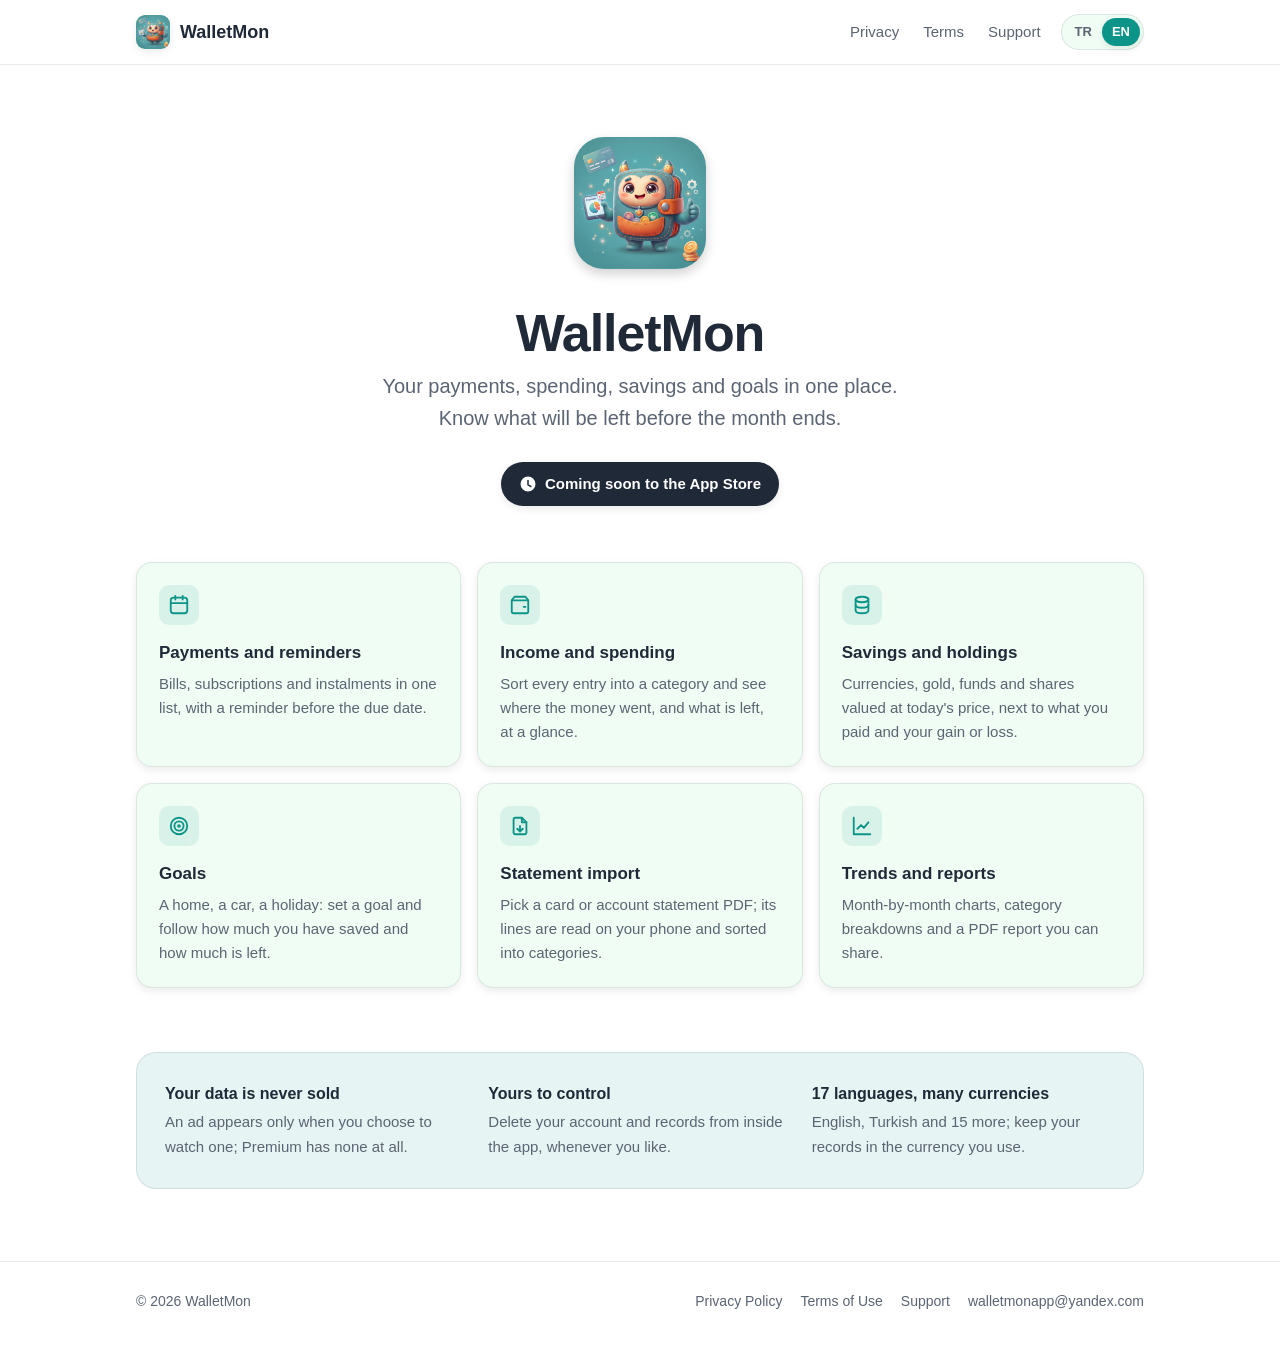
<file: index.html>
<!doctype html>
<html lang="en" data-lang="en"
      data-title-tr="WalletMon — Kişisel finans, tek yerde"
      data-title-en="WalletMon — Personal finance in one place">
<head>
  <meta charset="utf-8">
  <meta name="viewport" content="width=device-width, initial-scale=1">
  <title>WalletMon — Personal finance in one place</title>
  <meta name="description" content="WalletMon keeps your payments, spending, savings and goals in one place. Gelirin, giderin, birikimin ve hedeflerin tek yerde.">
  <meta name="theme-color" content="#0D9488" media="(prefers-color-scheme: light)">
  <meta name="theme-color" content="#0F0F0F" media="(prefers-color-scheme: dark)">
  <meta property="og:title" content="WalletMon">
  <meta property="og:description" content="Payments, spending, savings and goals in one place.">
  <meta property="og:image" content="https://walletmonapp.github.io/assets/icon-512.png">
  <link rel="icon" type="image/png" href="/assets/favicon.png">
  <link rel="apple-touch-icon" href="/assets/apple-touch-icon.png">
  <link rel="stylesheet" href="/assets/style.css">
  <script>
    (function () {
      var l = null;
      try { l = new URLSearchParams(location.search).get("lang"); } catch (e) {}
      if (l !== "tr" && l !== "en") { try { l = localStorage.getItem("lang"); } catch (e) {} }
      if (l !== "tr" && l !== "en") { l = /^tr\b/i.test(navigator.language || "") ? "tr" : "en"; }
      document.documentElement.setAttribute("data-lang", l);
      document.documentElement.lang = l;
    })();
  </script>
</head>
<body>
  <header class="site-header">
    <div class="wrap">
      <a class="brand" href="/"><img src="/assets/apple-touch-icon.png" alt=""><span>WalletMon</span></a>
      <nav class="nav" aria-label="Site">
        <a href="/privacy/"><span data-l="tr">Gizlilik</span><span data-l="en">Privacy</span></a>
        <a href="/terms/"><span data-l="tr">Koşullar</span><span data-l="en">Terms</span></a>
        <a href="/support/"><span data-l="tr">Destek</span><span data-l="en">Support</span></a>
        <div class="lang-switch" role="group" aria-label="Language">
          <button type="button" data-set-lang="tr" aria-pressed="false">TR</button>
          <button type="button" data-set-lang="en" aria-pressed="true">EN</button>
        </div>
      </nav>
    </div>
  </header>

  <main>
    <section class="hero wrap">
      <img class="hero-icon" src="/assets/icon-512.png" alt="WalletMon">
      <h1>WalletMon</h1>
      <p class="tagline" data-l="tr">Ödemelerin, harcamaların, birikimlerin ve hedeflerin tek yerde. Ay sonunda ne kalacağını önceden bil.</p>
      <p class="tagline" data-l="en">Your payments, spending, savings and goals in one place. Know what will be left before the month ends.</p>
      <span class="badge">
        <svg viewBox="0 0 24 24" aria-hidden="true"><path fill-rule="evenodd" d="M12 2a10 10 0 1 0 0 20 10 10 0 0 0 0-20Zm1 10.6V6.5h-2v7l5 3 1-1.7-4-2.2Z"/></svg>
        <span data-l="tr">App Store'da çok yakında</span><span data-l="en">Coming soon to the App Store</span>
      </span>
    </section>

    <section class="wrap">
      <div class="features">
        <article class="feature">
          <span class="icon-box"><svg viewBox="0 0 24 24" fill="none" stroke="currentColor" stroke-width="2" stroke-linecap="round" stroke-linejoin="round" aria-hidden="true"><rect x="3" y="4" width="18" height="17" rx="3"/><path d="M8 2v4M16 2v4M3 10h18"/></svg></span>
          <h3><span data-l="tr">Ödemeler ve hatırlatıcılar</span><span data-l="en">Payments and reminders</span></h3>
          <p data-l="tr">Faturalar, abonelikler ve taksitler bir listede. Son gün gelmeden hatırlatılırsın.</p>
          <p data-l="en">Bills, subscriptions and instalments in one list, with a reminder before the due date.</p>
        </article>
        <article class="feature">
          <span class="icon-box"><svg viewBox="0 0 24 24" fill="none" stroke="currentColor" stroke-width="2" stroke-linecap="round" stroke-linejoin="round" aria-hidden="true"><path d="M3 7h18v12a2 2 0 0 1-2 2H5a2 2 0 0 1-2-2V7Z"/><path d="M16 14h2M3 7l3-4h12l3 4"/></svg></span>
          <h3><span data-l="tr">Gelir ve harcamalar</span><span data-l="en">Income and spending</span></h3>
          <p data-l="tr">Her kaydı bir kategoriye ayır; paranın nereye gittiğini ve elinde ne kaldığını tek bakışta gör.</p>
          <p data-l="en">Sort every entry into a category and see where the money went, and what is left, at a glance.</p>
        </article>
        <article class="feature">
          <span class="icon-box"><svg viewBox="0 0 24 24" fill="none" stroke="currentColor" stroke-width="2" stroke-linecap="round" stroke-linejoin="round" aria-hidden="true"><ellipse cx="12" cy="6" rx="7" ry="3"/><path d="M5 6v6c0 1.7 3.1 3 7 3s7-1.3 7-3V6"/><path d="M5 12v6c0 1.7 3.1 3 7 3s7-1.3 7-3v-6"/></svg></span>
          <h3><span data-l="tr">Birikimler ve varlıklar</span><span data-l="en">Savings and holdings</span></h3>
          <p data-l="tr">Döviz, altın, fon ve hisselerin güncel fiyatla değerlenir; alış maliyetin ve kâr/zararın görünür.</p>
          <p data-l="en">Currencies, gold, funds and shares valued at today's price, next to what you paid and your gain or loss.</p>
        </article>
        <article class="feature">
          <span class="icon-box"><svg viewBox="0 0 24 24" fill="none" stroke="currentColor" stroke-width="2" stroke-linecap="round" stroke-linejoin="round" aria-hidden="true"><circle cx="12" cy="12" r="9"/><circle cx="12" cy="12" r="5"/><circle cx="12" cy="12" r="1"/></svg></span>
          <h3><span data-l="tr">Hedefler</span><span data-l="en">Goals</span></h3>
          <p data-l="tr">Ev, araba, tatil: bir hedef koy, ne kadar biriktirdiğini ve ne kadar kaldığını izle.</p>
          <p data-l="en">A home, a car, a holiday: set a goal and follow how much you have saved and how much is left.</p>
        </article>
        <article class="feature">
          <span class="icon-box"><svg viewBox="0 0 24 24" fill="none" stroke="currentColor" stroke-width="2" stroke-linecap="round" stroke-linejoin="round" aria-hidden="true"><path d="M14 3H7a2 2 0 0 0-2 2v14a2 2 0 0 0 2 2h10a2 2 0 0 0 2-2V8l-5-5Z"/><path d="M14 3v5h5M12 18v-6M9 15l3 3 3-3"/></svg></span>
          <h3><span data-l="tr">Ekstre içe aktarma</span><span data-l="en">Statement import</span></h3>
          <p data-l="tr">Kart veya hesap ekstresinin PDF'ini seç; satırlar telefonunda okunur ve kategorilere ayrılır.</p>
          <p data-l="en">Pick a card or account statement PDF; its lines are read on your phone and sorted into categories.</p>
        </article>
        <article class="feature">
          <span class="icon-box"><svg viewBox="0 0 24 24" fill="none" stroke="currentColor" stroke-width="2" stroke-linecap="round" stroke-linejoin="round" aria-hidden="true"><path d="M3 3v18h18"/><path d="m7 15 4-4 3 3 5-6"/></svg></span>
          <h3><span data-l="tr">Trendler ve raporlar</span><span data-l="en">Trends and reports</span></h3>
          <p data-l="tr">Aylara göre grafikler, kategori kırılımları ve paylaşabileceğin PDF raporlar.</p>
          <p data-l="en">Month-by-month charts, category breakdowns and a PDF report you can share.</p>
        </article>
      </div>

      <div class="promise">
        <div>
          <strong data-l="tr">Verilerin satılmaz</strong><strong data-l="en">Your data is never sold</strong>
          <span data-l="tr">Reklam yalnızca sen izlemeyi seçtiğinde çıkar; Premium tamamen reklamsız.</span>
          <span data-l="en">An ad appears only when you choose to watch one; Premium has none at all.</span>
        </div>
        <div>
          <strong data-l="tr">Senin kontrolünde</strong><strong data-l="en">Yours to control</strong>
          <span data-l="tr">Hesabını ve kayıtlarını uygulamanın içinden, istediğin an sil.</span>
          <span data-l="en">Delete your account and records from inside the app, whenever you like.</span>
        </div>
        <div>
          <strong data-l="tr">17 dil, çoklu para birimi</strong><strong data-l="en">17 languages, many currencies</strong>
          <span data-l="tr">Türkçe ve 16 dil daha; kayıtlarını istediğin para biriminde tut.</span>
          <span data-l="en">English, Turkish and 15 more; keep your records in the currency you use.</span>
        </div>
      </div>
    </section>
  </main>

  <footer class="site-footer">
    <div class="wrap">
      <span>© <span data-year>2026</span> WalletMon</span>
      <nav aria-label="Footer">
        <a href="/privacy/"><span data-l="tr">Gizlilik Politikası</span><span data-l="en">Privacy Policy</span></a>
        <a href="/terms/"><span data-l="tr">Kullanım Koşulları</span><span data-l="en">Terms of Use</span></a>
        <a href="/support/"><span data-l="tr">Destek</span><span data-l="en">Support</span></a>
        <a href="mailto:walletmonapp@yandex.com">walletmonapp@yandex.com</a>
      </nav>
    </div>
  </footer>
  <script src="/assets/site.js"></script>
</body>
</html>
</file>
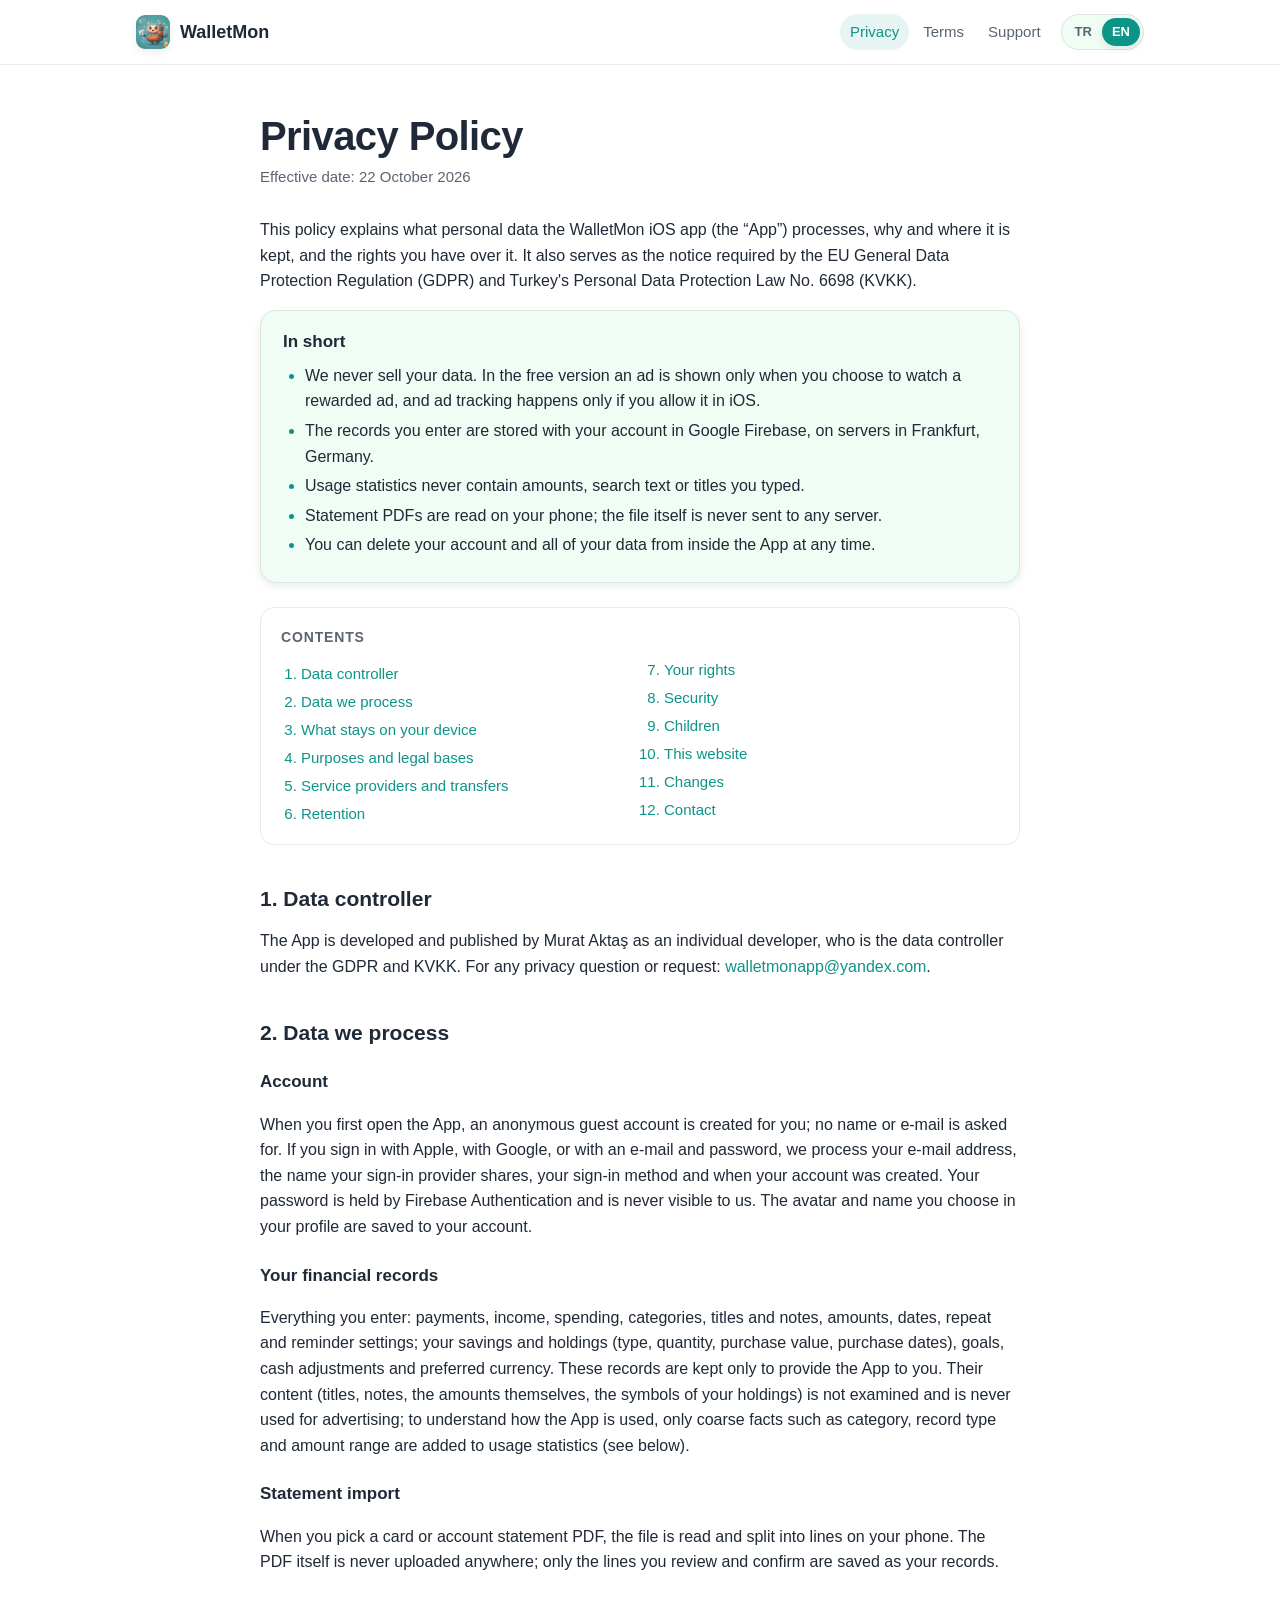
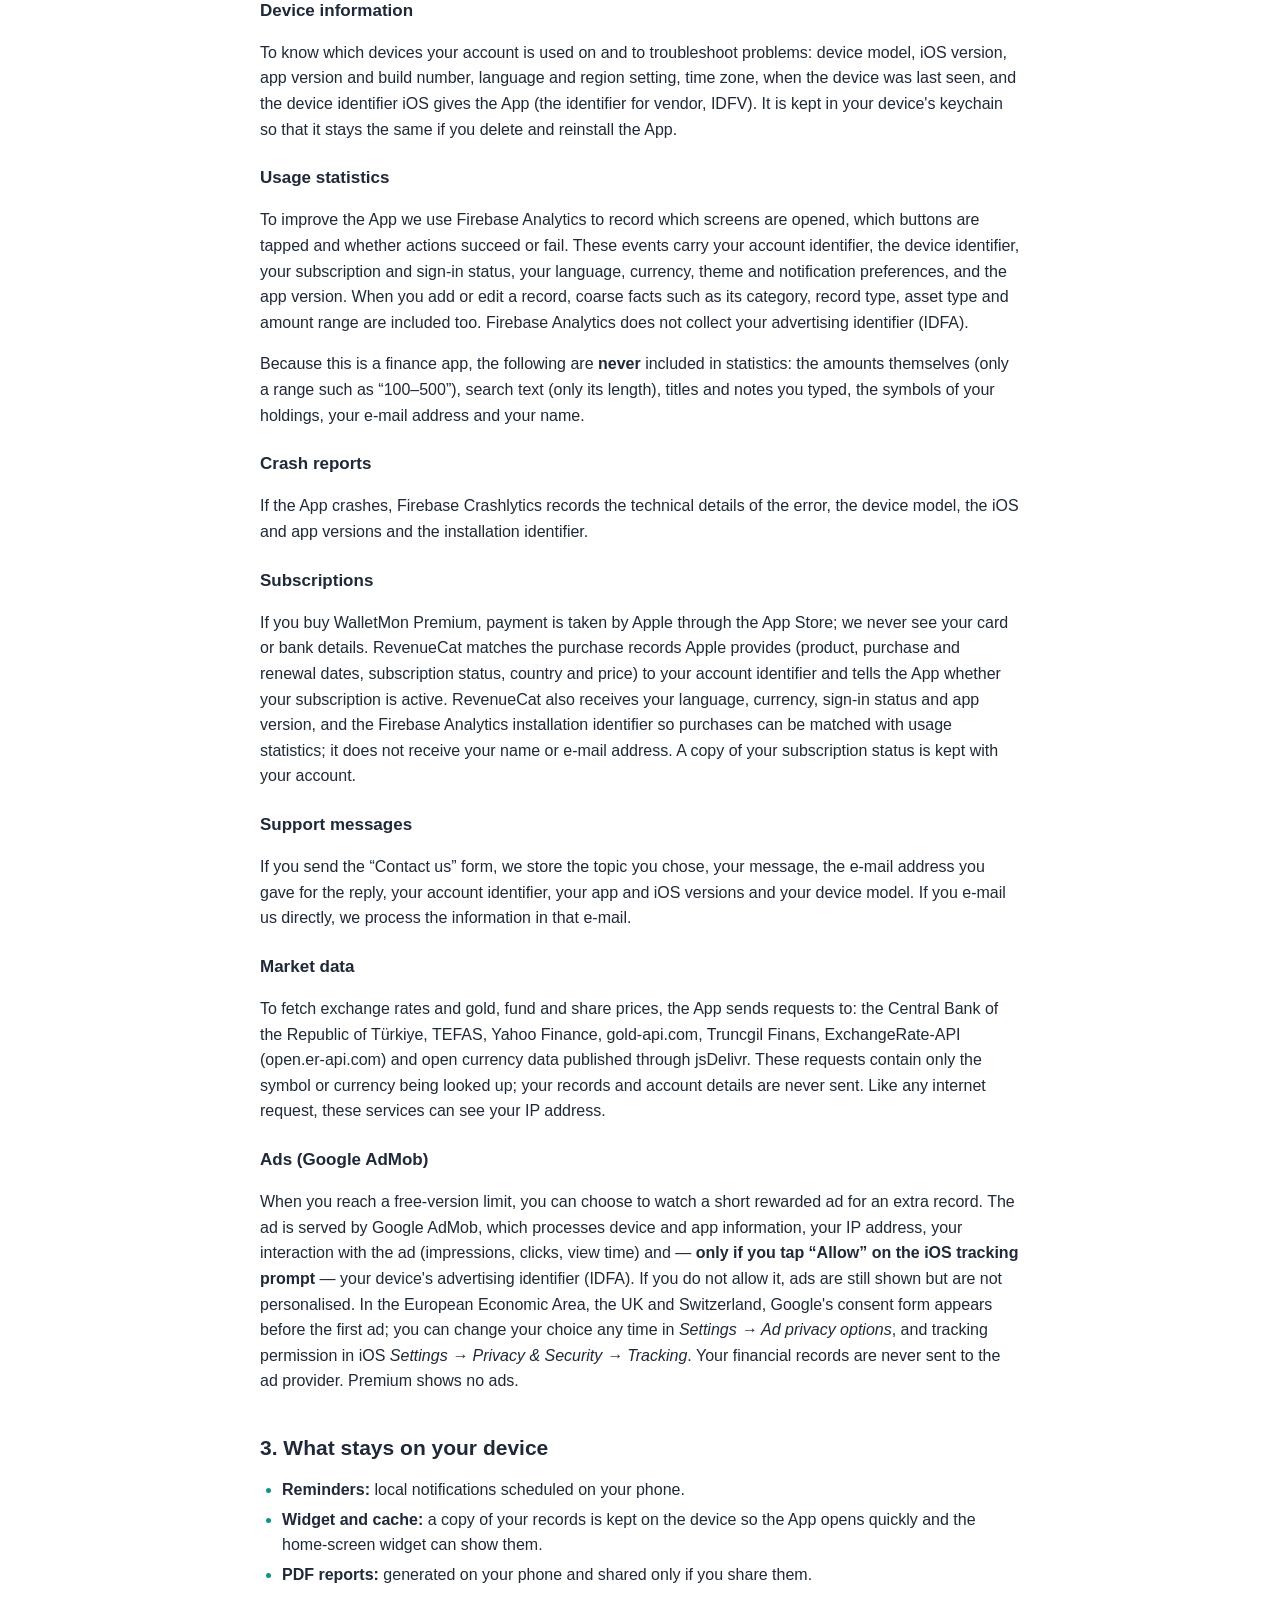
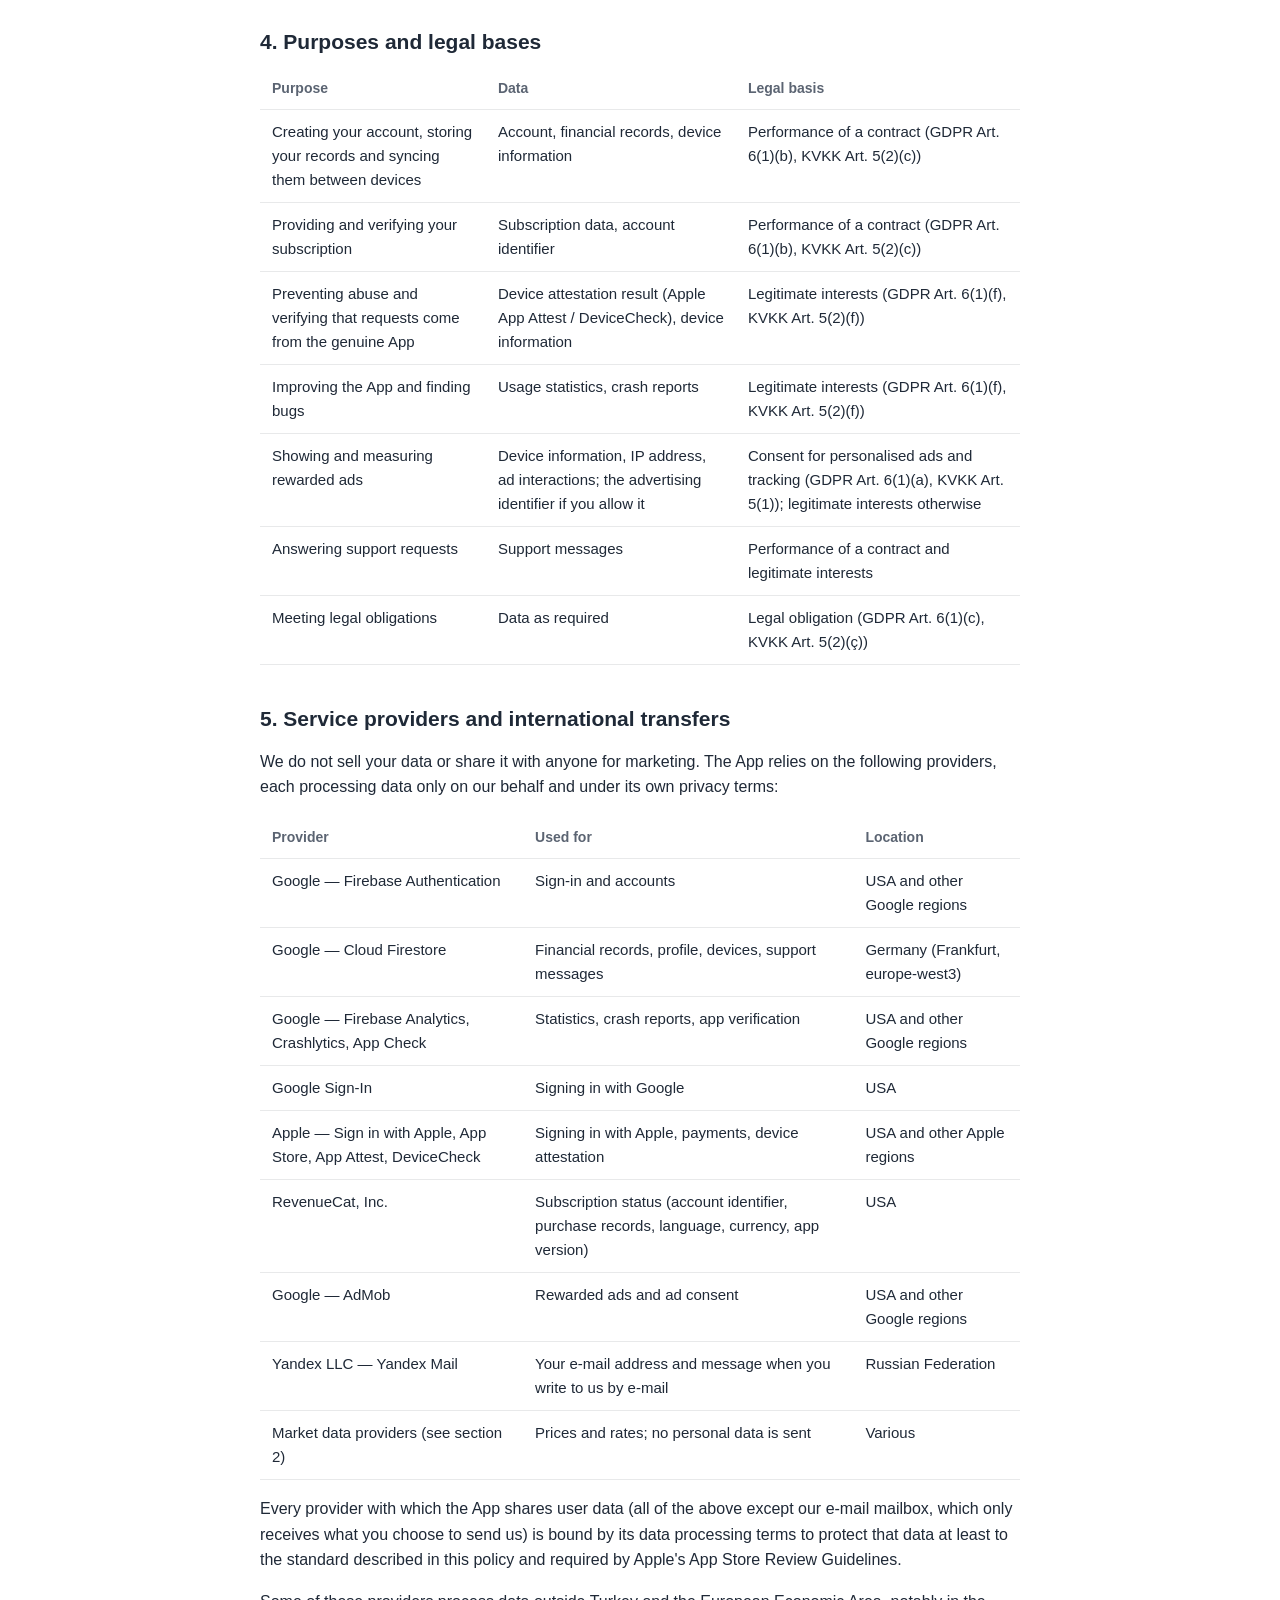
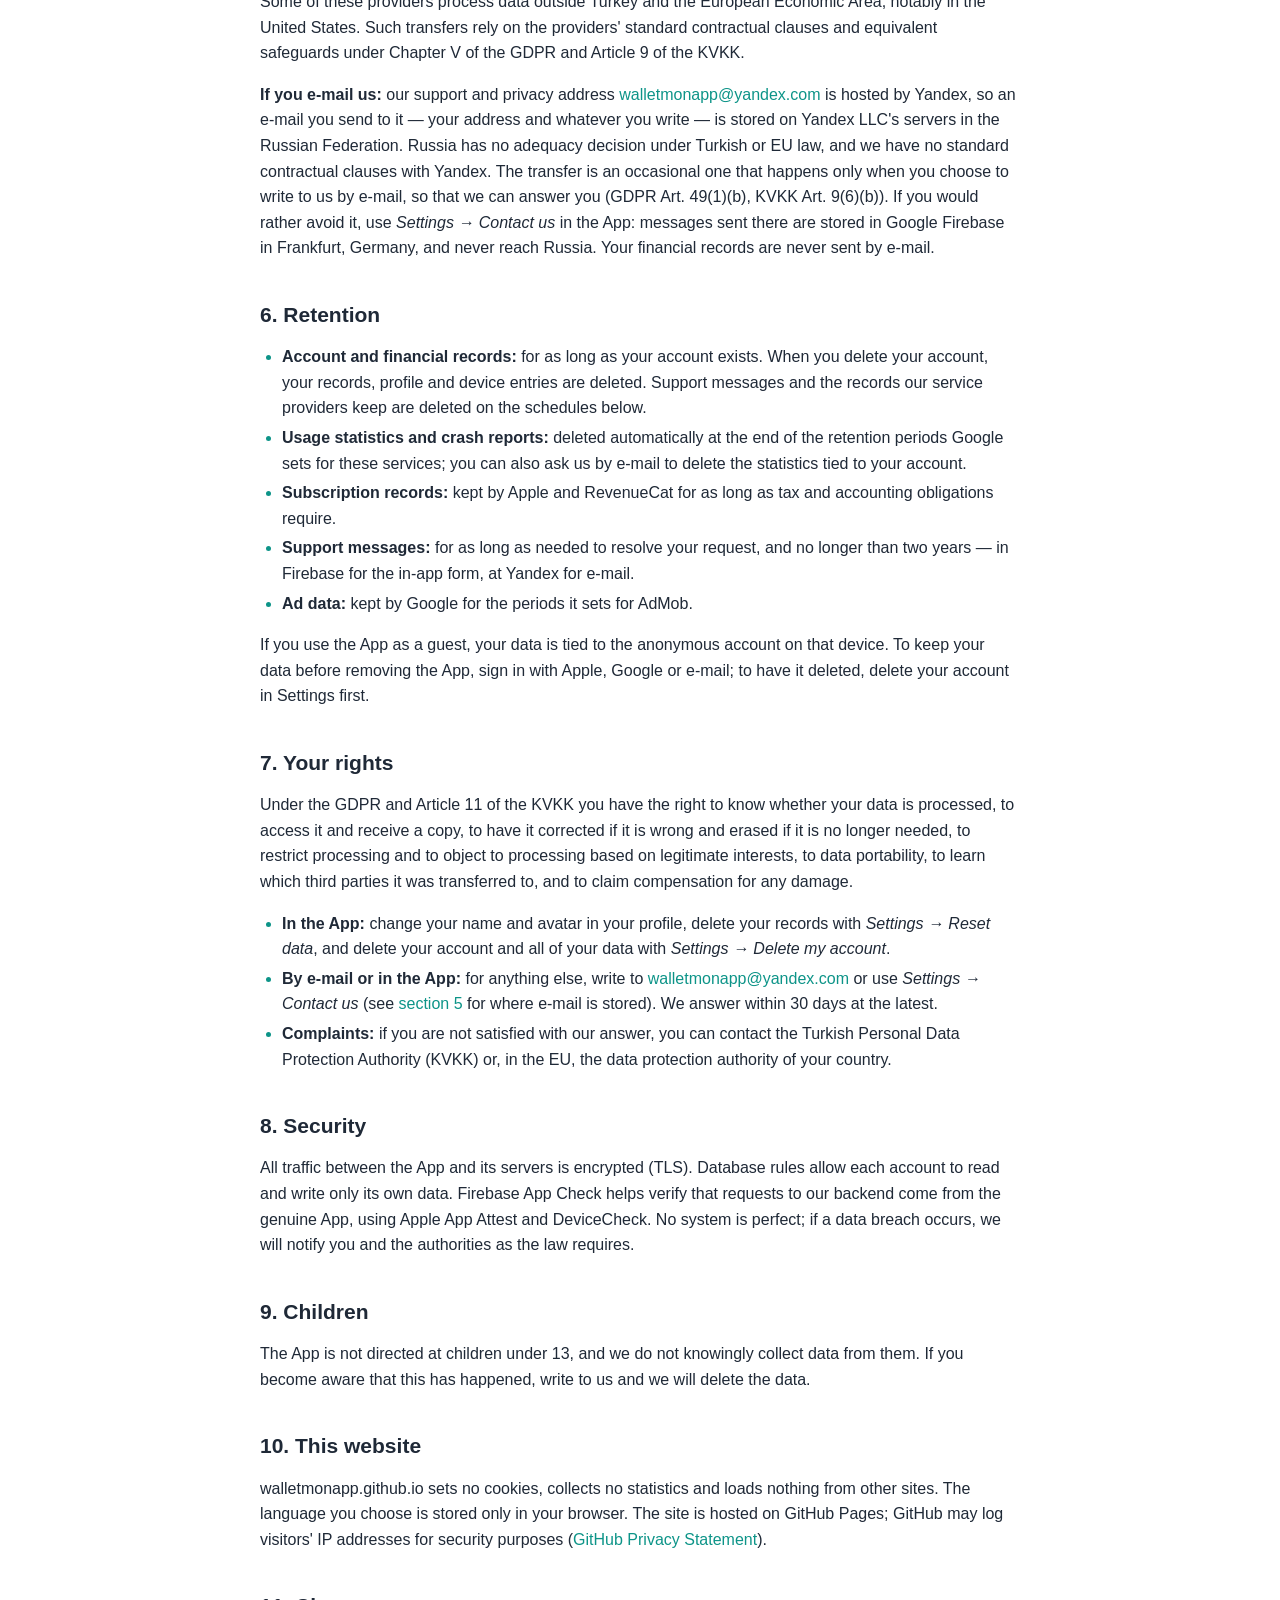
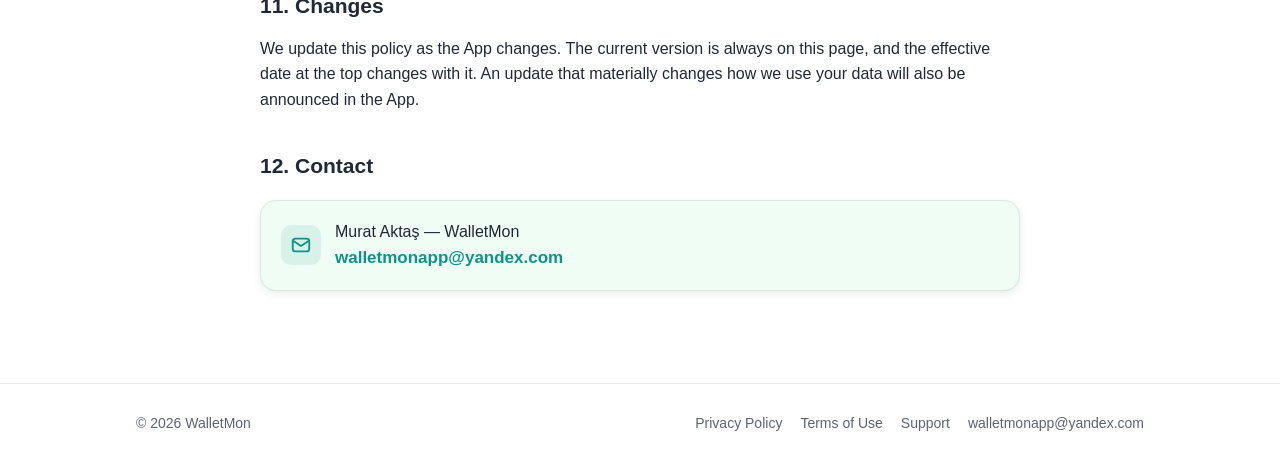
<file: privacy/index.html>
<!doctype html>
<html lang="en" data-lang="en"
      data-title-tr="Gizlilik Politikası — WalletMon"
      data-title-en="Privacy Policy — WalletMon">
<head>
  <meta charset="utf-8">
  <meta name="viewport" content="width=device-width, initial-scale=1">
  <title>Privacy Policy — WalletMon</title>
  <meta name="description" content="How WalletMon handles your data. WalletMon'un verilerini nasıl işlediği.">
  <meta name="theme-color" content="#0D9488" media="(prefers-color-scheme: light)">
  <meta name="theme-color" content="#0F0F0F" media="(prefers-color-scheme: dark)">
  <link rel="icon" type="image/png" href="/assets/favicon.png">
  <link rel="apple-touch-icon" href="/assets/apple-touch-icon.png">
  <link rel="stylesheet" href="/assets/style.css">
  <script>
    (function () {
      var l = null;
      try { l = new URLSearchParams(location.search).get("lang"); } catch (e) {}
      if (l !== "tr" && l !== "en") { try { l = localStorage.getItem("lang"); } catch (e) {} }
      if (l !== "tr" && l !== "en") { l = /^tr\b/i.test(navigator.language || "") ? "tr" : "en"; }
      document.documentElement.setAttribute("data-lang", l);
      document.documentElement.lang = l;
    })();
  </script>
</head>
<body>
  <header class="site-header">
    <div class="wrap">
      <a class="brand" href="/"><img src="/assets/apple-touch-icon.png" alt=""><span>WalletMon</span></a>
      <nav class="nav" aria-label="Site">
        <a href="/privacy/" aria-current="page"><span data-l="tr">Gizlilik</span><span data-l="en">Privacy</span></a>
        <a href="/terms/"><span data-l="tr">Koşullar</span><span data-l="en">Terms</span></a>
        <a href="/support/"><span data-l="tr">Destek</span><span data-l="en">Support</span></a>
        <div class="lang-switch" role="group" aria-label="Language">
          <button type="button" data-set-lang="tr" aria-pressed="false">TR</button>
          <button type="button" data-set-lang="en" aria-pressed="true">EN</button>
        </div>
      </nav>
    </div>
  </header>

  <main class="wrap">

    <!-- ============================== TÜRKÇE ============================== -->
    <article class="doc" data-l="tr" lang="tr">
      <h1>Gizlilik Politikası</h1>
      <p class="meta">Yürürlük tarihi: 22 Ekim 2026</p>

      <p>Bu politika, WalletMon iOS uygulamasının (“Uygulama”) hangi kişisel verileri işlediğini, bunları neden ve nerede sakladığını ve bu veriler üzerindeki haklarını anlatır. 6698 sayılı Kişisel Verilerin Korunması Kanunu (KVKK) ve AB Genel Veri Koruma Tüzüğü (GDPR) kapsamında aydınlatma metni yerine de geçer.</p>

      <section class="summary">
        <h2>Kısaca</h2>
        <ul>
          <li>Verilerini satmıyoruz. Ücretsiz sürümde reklam yalnızca sen ödüllü bir reklam izlemeyi seçtiğinde gösterilir; reklam takibi yalnızca iOS'ta izin verirsen yapılır.</li>
          <li>Girdiğin finans kayıtları hesabına bağlı olarak Google Firebase'de, Almanya'daki (Frankfurt) sunucularda saklanır.</li>
          <li>Kullanım istatistiklerine tutarlar, arama metinleri veya kendi yazdığın başlıklar eklenmez.</li>
          <li>Ekstre PDF'leri telefonunda okunur; dosyanın kendisi hiçbir sunucuya gönderilmez.</li>
          <li>Hesabını ve tüm verilerini istediğin an uygulamadan silebilirsin.</li>
        </ul>
      </section>

      <nav class="toc" aria-label="İçindekiler">
        <strong>İçindekiler</strong>
        <ol>
          <li><a href="#tr-sorumlu">Veri sorumlusu</a></li>
          <li><a href="#tr-veriler">İşlediğimiz veriler</a></li>
          <li><a href="#tr-cihaz">Cihazında kalanlar</a></li>
          <li><a href="#tr-amac">Amaçlar ve hukuki sebepler</a></li>
          <li><a href="#tr-saglayicilar">Hizmet sağlayıcılar ve aktarım</a></li>
          <li><a href="#tr-saklama">Saklama süreleri</a></li>
          <li><a href="#tr-haklar">Hakların</a></li>
          <li><a href="#tr-guvenlik">Güvenlik</a></li>
          <li><a href="#tr-cocuk">Çocuklar</a></li>
          <li><a href="#tr-site">Bu web sitesi</a></li>
          <li><a href="#tr-degisiklik">Değişiklikler</a></li>
          <li><a href="#tr-iletisim">İletişim</a></li>
        </ol>
      </nav>

      <h2 id="tr-sorumlu">1. Veri sorumlusu</h2>
      <p>Uygulamayı bireysel geliştirici olarak Murat Aktaş geliştirir ve yayımlar; KVKK ve GDPR anlamında veri sorumlusu odur. Gizlilikle ilgili her soru ve başvuru için: <a href="mailto:walletmonapp@yandex.com">walletmonapp@yandex.com</a>.</p>

      <h2 id="tr-veriler">2. İşlediğimiz veriler</h2>

      <h3>Hesap bilgileri</h3>
      <p>Uygulamayı ilk açtığında senin için anonim bir misafir hesabı oluşturulur; bunun için ad veya e-posta istenmez. Apple ile, Google ile ya da e-posta ve şifreyle giriş yaparsan e-posta adresin, giriş sağlayıcısının paylaştığı adın, giriş yöntemin ve hesabının oluşturulma tarihi işlenir. Şifren Firebase Authentication tarafından saklanır; biz göremeyiz. Profilinde seçtiğin avatar ve ad da hesabına kaydedilir.</p>

      <h3>Finans kayıtların</h3>
      <p>Uygulamaya girdiğin her şey: ödemeler, gelirler, harcamalar, kategoriler, başlık ve notlar, tutarlar, tarihler, tekrar ve hatırlatıcı ayarları; birikimlerin ve varlıkların (tür, miktar, alış değeri, alım tarihleri), hedeflerin, nakit düzeltmelerin ve para birimi tercihin. Bu kayıtlar yalnızca sana hizmet sunmak için saklanır. İçerikleri (başlıklar, notlar, tutarların kendisi, varlıklarının sembolleri) incelenmez ve reklam için kullanılmaz; uygulamanın nasıl kullanıldığını anlamak için yalnızca kategori, kayıt türü ve tutar aralığı gibi kaba bilgiler kullanım istatistiklerine eklenir (aşağıya bak).</p>

      <h3>Ekstre içe aktarma</h3>
      <p>Bir kart veya hesap ekstresi PDF'i seçtiğinde dosya telefonunda okunur ve satırlara ayrılır. PDF'in kendisi hiçbir sunucuya yüklenmez; yalnızca gözden geçirip onayladığın satırlar finans kayıtların olarak kaydedilir.</p>

      <h3>Cihaz bilgileri</h3>
      <p>Hesabının hangi cihazlarda kullanıldığını bilmek ve hataları ayıklayabilmek için: cihaz modeli, iOS sürümü, uygulama sürümü ve derleme numarası, dil/bölge ayarı, saat dilimi, son görülme zamanı ve iOS'un bu uygulamaya verdiği cihaz kimliği (satıcı kimliği, IDFV). Bu kimlik, uygulamayı silip yeniden yüklediğinde de aynı kalması için cihazının anahtar zincirinde saklanır.</p>

      <h3>Kullanım istatistikleri</h3>
      <p>Uygulamayı geliştirmek için Firebase Analytics ile hangi ekranların açıldığını, hangi düğmelere basıldığını ve işlemlerin başarılı ya da başarısız olduğunu kaydederiz. Bu kayıtlara hesap kimliğin, cihaz kimliği, abonelik ve giriş durumun, dil, para birimi, tema ve bildirim tercihin ile uygulama sürümü eklenir. Bir kayıt eklendiğinde ya da düzenlendiğinde kategori, kayıt türü, varlık türü ve tutar aralığı gibi kaba bilgiler de eklenir. Firebase Analytics reklam tanımlayıcını (IDFA) toplamaz.</p>
      <p>Bir finans uygulaması olduğumuz için şunlar <strong>hiçbir zaman</strong> istatistiklere eklenmez: tutarların kendisi (yalnızca “100–500” gibi bir aralık), arama metinleri (yalnızca uzunluğu), kendi yazdığın başlıklar ve notlar, varlıklarının sembolleri, e-posta adresin ve adın.</p>

      <h3>Çökme raporları</h3>
      <p>Uygulama çökerse Firebase Crashlytics; hatanın teknik ayrıntılarını, cihaz modelini, iOS ve uygulama sürümünü ve kurulum kimliğini kaydeder.</p>

      <h3>Abonelik bilgileri</h3>
      <p>WalletMon Premium satın alırsan ödeme Apple tarafından App Store üzerinden alınır; kart veya banka bilgilerini görmeyiz. RevenueCat, Apple'dan gelen satın alma kayıtlarını (ürün, satın alma ve yenileme tarihleri, aboneliğin durumu, ülke ve fiyat) hesap kimliğinle eşleştirerek aboneliğinin etkin olup olmadığını bize bildirir. RevenueCat'e ayrıca dil, para birimi, giriş durumu ve uygulama sürümü ile satın almaları kullanım istatistikleriyle eşleştirmek için Firebase Analytics kurulum kimliği gönderilir; adın ve e-posta adresin gönderilmez. Abonelik durumunun bir kopyası hesabında saklanır.</p>

      <h3>Destek mesajları</h3>
      <p>“Bize ulaşın” formunu gönderirsen seçtiğin konu, mesajın, yanıt için yazdığın e-posta adresi, hesap kimliğin, uygulama ve iOS sürümün ve cihaz modelin kaydedilir. Bize doğrudan e-posta yazarsan e-postadaki bilgileri işleriz.</p>

      <h3>Piyasa verileri</h3>
      <p>Döviz kurları, altın, fon ve hisse fiyatlarını almak için Uygulama şu kaynaklara istek gönderir: Türkiye Cumhuriyet Merkez Bankası, TEFAS, Yahoo Finance, gold-api.com, Truncgil Finans, ExchangeRate-API (open.er-api.com) ve jsDelivr üzerinden yayımlanan açık kur verisi. Bu isteklerde yalnızca sorgulanan sembol veya para birimi bulunur; finans kayıtların ya da hesap bilgilerin gönderilmez. Bu servisler, her internet isteğinde olduğu gibi IP adresini görebilir.</p>

      <h3>Reklamlar (Google AdMob)</h3>
      <p>Ücretsiz sürümün kayıt sınırına ulaştığında, ek kayıt hakkı için kısa bir ödüllü reklam izlemeyi seçebilirsin. Reklamı Google AdMob gösterir. Bunun için Google; cihaz ve uygulama bilgilerini, IP adresini, reklamla etkileşimini (gösterim, tıklama, izlenme süresi) ve <strong>yalnızca iOS'taki izin penceresinde “İzin Ver” dersen</strong> cihazının reklam tanımlayıcısını (IDFA) işler. İzin vermezsen reklam yine gösterilir ama kişiselleştirilmez. Avrupa Ekonomik Alanı, Birleşik Krallık ve İsviçre'de reklamdan önce Google'ın onay formu çıkar; seçimini <em>Ayarlar → Reklam gizlilik seçenekleri</em>'nden, takip iznini iOS'ta <em>Ayarlar → Gizlilik ve Güvenlik → Takip</em>'ten istediğin an değiştirebilirsin. Finans kayıtların hiçbir zaman reklam sağlayıcısına gönderilmez. Premium'da reklam gösterilmez.</p>

      <h2 id="tr-cihaz">3. Cihazında kalanlar</h2>
      <ul>
        <li><strong>Hatırlatıcılar:</strong> Telefonunda planlanan yerel bildirimlerdir.</li>
        <li><strong>Widget ve önbellek:</strong> Hızlı açılış ve ana ekran widget'ı için kayıtlarının bir kopyası cihazında tutulur.</li>
        <li><strong>PDF raporlar:</strong> Telefonunda oluşturulur; yalnızca sen paylaşırsan paylaşılır.</li>
      </ul>

      <h2 id="tr-amac">4. Amaçlar ve hukuki sebepler</h2>
      <div class="table-scroll">
        <table>
          <thead><tr><th>Amaç</th><th>Veriler</th><th>Hukuki sebep</th></tr></thead>
          <tbody>
            <tr><td>Hesabını açmak, kayıtlarını saklamak ve cihazların arasında eşitlemek</td><td>Hesap bilgileri, finans kayıtları, cihaz bilgileri</td><td>Sözleşmenin kurulması ve ifası (KVKK m.5/2-c, GDPR m.6/1-b)</td></tr>
            <tr><td>Aboneliğini sağlamak ve doğrulamak</td><td>Abonelik bilgileri, hesap kimliği</td><td>Sözleşmenin ifası (KVKK m.5/2-c, GDPR m.6/1-b)</td></tr>
            <tr><td>Kötüye kullanımı önlemek, isteklerin gerçek uygulamadan geldiğini doğrulamak</td><td>Cihaz doğrulama sonucu (Apple App Attest / DeviceCheck), cihaz bilgileri</td><td>Meşru menfaat (KVKK m.5/2-f, GDPR m.6/1-f)</td></tr>
            <tr><td>Uygulamayı iyileştirmek, hataları bulmak</td><td>Kullanım istatistikleri, çökme raporları</td><td>Meşru menfaat (KVKK m.5/2-f, GDPR m.6/1-f)</td></tr>
            <tr><td>Ödüllü reklam göstermek ve ölçmek</td><td>Cihaz bilgileri, IP adresi, reklam etkileşimi; izin verirsen reklam tanımlayıcısı</td><td>Kişiselleştirilmiş reklam ve takip için açık rıza (KVKK m.5/1, GDPR m.6/1-a); diğerleri için meşru menfaat</td></tr>
            <tr><td>Destek taleplerine yanıt vermek</td><td>Destek mesajları</td><td>Sözleşmenin ifası ve meşru menfaat</td></tr>
            <tr><td>Yasal yükümlülükleri yerine getirmek</td><td>Gerekli olan veriler</td><td>Kanuni yükümlülük (KVKK m.5/2-ç, GDPR m.6/1-c)</td></tr>
          </tbody>
        </table>
      </div>

      <h2 id="tr-saglayicilar">5. Hizmet sağlayıcılar ve yurt dışına aktarım</h2>
      <p>Verilerini satmayız ve pazarlama amacıyla kimseyle paylaşmayız. Uygulamanın çalışması için şu sağlayıcıları kullanırız; her biri verileri yalnızca bizim adımıza ve kendi gizlilik koşulları çerçevesinde işler:</p>
      <div class="table-scroll">
        <table>
          <thead><tr><th>Sağlayıcı</th><th>Ne için</th><th>Konum</th></tr></thead>
          <tbody>
            <tr><td>Google — Firebase Authentication</td><td>Giriş ve hesap</td><td>ABD ve diğer Google bölgeleri</td></tr>
            <tr><td>Google — Cloud Firestore</td><td>Finans kayıtları, profil, cihazlar, destek mesajları</td><td>Almanya (Frankfurt, europe-west3)</td></tr>
            <tr><td>Google — Firebase Analytics, Crashlytics, App Check</td><td>İstatistikler, çökme raporları, uygulama doğrulama</td><td>ABD ve diğer Google bölgeleri</td></tr>
            <tr><td>Google Sign-In</td><td>Google ile giriş</td><td>ABD</td></tr>
            <tr><td>Apple — Sign in with Apple, App Store, App Attest, DeviceCheck</td><td>Apple ile giriş, ödemeler, cihaz doğrulama</td><td>ABD ve diğer Apple bölgeleri</td></tr>
            <tr><td>RevenueCat, Inc.</td><td>Abonelik durumu (hesap kimliği, satın alma kayıtları, dil, para birimi, uygulama sürümü)</td><td>ABD</td></tr>
            <tr><td>Google — AdMob</td><td>Ödüllü reklamlar ve reklam onayı</td><td>ABD ve diğer Google bölgeleri</td></tr>
            <tr><td>Yandex LLC — Yandex Mail</td><td>Bize e-postayla yazdığında e-posta adresin ve mesajın</td><td>Rusya Federasyonu</td></tr>
            <tr><td>Piyasa veri sağlayıcıları (bkz. bölüm 2)</td><td>Fiyat ve kurlar; kişisel veri gönderilmez</td><td>Çeşitli</td></tr>
          </tbody>
        </table>
      </div>
      <p>Uygulamanın kullanıcı verisi paylaştığı her sağlayıcı (tablodakilerin tümü; e-posta kutumuz hariç, ona yalnızca sen yazarsan ulaşılır), veri işleme koşulları gereği bu verileri en az bu politikada anlatılan ve Apple'ın App Store İnceleme Kuralları'nın gerektirdiği düzeyde korumakla yükümlüdür.</p>
      <p>Bu sağlayıcıların bir kısmı verileri Türkiye ve Avrupa Ekonomik Alanı dışında, özellikle ABD'de işler. Bu aktarımlar KVKK m.9 ve GDPR'ın 5. bölümü kapsamında, sağlayıcıların standart sözleşme hükümleri ve benzeri güvenceleri çerçevesinde yapılır.</p>
      <p id="tr-eposta"><strong>E-postayla yazarsan:</strong> destek ve gizlilik adresimiz <a href="mailto:walletmonapp@yandex.com">walletmonapp@yandex.com</a> Yandex'te barındırılır; bu adrese gönderdiğin e-posta, e-posta adresin ve mesajında paylaştığın bilgiler Yandex LLC'nin Rusya Federasyonu'ndaki sunucularında saklanır. Rusya için Türkiye'de ya da AB'de verilmiş bir yeterlilik kararı yoktur ve Yandex ile standart sözleşme imzalamış değiliz. Bu aktarım yalnızca bize e-postayla yazmayı seçtiğinde, talebine yanıt verebilmemiz için yapılan arızi bir aktarımdır (KVKK m.9/6-b, GDPR m.49/1-b). Bunu istemezsen <em>Ayarlar → Bize ulaşın</em> formunu kullan: oradan gönderdiğin mesajlar Google Firebase'de, Almanya'da (Frankfurt) saklanır ve Rusya'ya gitmez. Finans kayıtların hiçbir zaman e-postayla gönderilmez.</p>

      <h2 id="tr-saklama">6. Saklama süreleri</h2>
      <ul>
        <li><strong>Hesap ve finans kayıtları:</strong> Hesabın açık olduğu sürece. Hesabını sildiğinde kayıtların, profilin ve cihaz kayıtların silinir. Destek mesajların ve hizmet sağlayıcıların tuttuğu kayıtlar aşağıdaki sürelerle silinir.</li>
        <li><strong>Kullanım istatistikleri ve çökme raporları:</strong> Google'ın bu hizmetler için belirlediği sürelerin sonunda kendiliğinden silinir; hesabına bağlı istatistiklerin silinmesini e-postayla da isteyebilirsin.</li>
        <li><strong>Abonelik kayıtları:</strong> Apple ve RevenueCat tarafından, vergi ve muhasebe yükümlülüklerinin gerektirdiği süre boyunca.</li>
        <li><strong>Destek mesajları:</strong> Talebin çözülmesi için gereken süre boyunca, en fazla iki yıl; uygulama içi formdan gelenler Firebase'de, e-postayla gelenler Yandex'te.</li>
        <li><strong>Reklam verileri:</strong> Google'ın AdMob için belirlediği süreler boyunca, Google tarafından.</li>
      </ul>
      <p>Misafir olarak kullanıyorsan verilerin bu cihazdaki anonim hesaba bağlıdır. Uygulamayı silmeden önce verilerini saklamak istersen Apple, Google ya da e-postayla giriş yap; silinmesini istersen önce Ayarlar'dan hesabını sil.</p>

      <h2 id="tr-haklar">7. Hakların</h2>
      <p>KVKK m.11 ve GDPR kapsamında; verilerinin işlenip işlenmediğini öğrenme, verilerine erişme ve bir kopyasını alma, yanlışsa düzeltilmesini, gereksizse silinmesini isteme, işlemenin kısıtlanmasını isteme ve meşru menfaate dayanan işlemeye itiraz etme, verilerini taşıma, aktarıldığı üçüncü kişileri öğrenme ve zarara uğradıysan giderilmesini talep etme hakların vardır.</p>
      <ul>
        <li><strong>Uygulama içinden:</strong> Profilinden adını ve avatarını değiştirebilir, <em>Ayarlar → Verileri sıfırla</em> ile kayıtlarını, <em>Ayarlar → Hesabımı sil</em> ile hesabını ve tüm verilerini silebilirsin.</li>
        <li><strong>E-postayla ya da uygulamadan:</strong> Diğer talepler için <a href="mailto:walletmonapp@yandex.com">walletmonapp@yandex.com</a> adresine yaz ya da <em>Ayarlar → Bize ulaşın</em> formunu kullan (e-postanın nerede saklandığı için bkz. <a href="#tr-eposta">bölüm 5</a>). Başvurunu en geç 30 gün içinde yanıtlarız.</li>
        <li><strong>Şikâyet:</strong> Yanıtımızdan memnun kalmazsan Türkiye'de Kişisel Verileri Koruma Kurulu'na, AB'de ise bulunduğun ülkenin veri koruma otoritesine başvurabilirsin.</li>
      </ul>

      <h2 id="tr-guvenlik">8. Güvenlik</h2>
      <p>Uygulama ile sunucular arasındaki tüm trafik şifrelidir (TLS). Veritabanı kuralları, her hesabın yalnızca kendi verisini okuyup yazabilmesine izin verir. Firebase App Check, sunucuya gelen isteklerin gerçek uygulamadan geldiğini Apple App Attest ve DeviceCheck ile doğrulamaya yardımcı olur. Hiçbir sistem kusursuz değildir; bir veri ihlali olursa yasaların öngördüğü şekilde seni ve yetkili makamları bilgilendiririz.</p>

      <h2 id="tr-cocuk">9. Çocuklar</h2>
      <p>Uygulama 13 yaşından küçük çocuklara yönelik değildir ve onlardan bilerek veri toplamayız. Böyle bir durumu fark edersen bize yaz, verileri sileriz.</p>

      <h2 id="tr-site">10. Bu web sitesi</h2>
      <p>walletmonapp.github.io çerez kullanmaz, istatistik toplamaz ve başka sitelerden içerik yüklemez. Seçtiğin dil yalnızca tarayıcında saklanır. Site GitHub Pages'te barındırılır; GitHub, güvenlik amacıyla ziyaretçilerin IP adreslerini kaydedebilir (<a href="https://docs.github.com/site-policy/privacy-policies/github-general-privacy-statement" rel="noopener">GitHub Gizlilik Bildirimi</a>).</p>

      <h2 id="tr-degisiklik">11. Değişiklikler</h2>
      <p>Bu politikayı Uygulama değiştikçe güncelleriz. Güncel sürüm her zaman bu sayfadadır ve en üstteki yürürlük tarihi değişir. Verilerini kullanma biçimimizi önemli ölçüde değiştiren bir güncellemeyi Uygulama içinde de duyururuz.</p>

      <h2 id="tr-iletisim">12. İletişim</h2>
      <div class="contact-card">
        <span class="icon-box"><svg viewBox="0 0 24 24" fill="none" stroke="currentColor" stroke-width="2" stroke-linecap="round" stroke-linejoin="round" aria-hidden="true"><rect x="3" y="5" width="18" height="14" rx="3"/><path d="m3 7 9 6 9-6"/></svg></span>
        <div>Murat Aktaş — WalletMon<br><a href="mailto:walletmonapp@yandex.com">walletmonapp@yandex.com</a></div>
      </div>
    </article>

    <!-- ============================== ENGLISH ============================== -->
    <article class="doc" data-l="en" lang="en">
      <h1>Privacy Policy</h1>
      <p class="meta">Effective date: 22 October 2026</p>

      <p>This policy explains what personal data the WalletMon iOS app (the “App”) processes, why and where it is kept, and the rights you have over it. It also serves as the notice required by the EU General Data Protection Regulation (GDPR) and Turkey's Personal Data Protection Law No. 6698 (KVKK).</p>

      <section class="summary">
        <h2>In short</h2>
        <ul>
          <li>We never sell your data. In the free version an ad is shown only when you choose to watch a rewarded ad, and ad tracking happens only if you allow it in iOS.</li>
          <li>The records you enter are stored with your account in Google Firebase, on servers in Frankfurt, Germany.</li>
          <li>Usage statistics never contain amounts, search text or titles you typed.</li>
          <li>Statement PDFs are read on your phone; the file itself is never sent to any server.</li>
          <li>You can delete your account and all of your data from inside the App at any time.</li>
        </ul>
      </section>

      <nav class="toc" aria-label="Contents">
        <strong>Contents</strong>
        <ol>
          <li><a href="#en-controller">Data controller</a></li>
          <li><a href="#en-data">Data we process</a></li>
          <li><a href="#en-device">What stays on your device</a></li>
          <li><a href="#en-purposes">Purposes and legal bases</a></li>
          <li><a href="#en-processors">Service providers and transfers</a></li>
          <li><a href="#en-retention">Retention</a></li>
          <li><a href="#en-rights">Your rights</a></li>
          <li><a href="#en-security">Security</a></li>
          <li><a href="#en-children">Children</a></li>
          <li><a href="#en-site">This website</a></li>
          <li><a href="#en-changes">Changes</a></li>
          <li><a href="#en-contact">Contact</a></li>
        </ol>
      </nav>

      <h2 id="en-controller">1. Data controller</h2>
      <p>The App is developed and published by Murat Aktaş as an individual developer, who is the data controller under the GDPR and KVKK. For any privacy question or request: <a href="mailto:walletmonapp@yandex.com">walletmonapp@yandex.com</a>.</p>

      <h2 id="en-data">2. Data we process</h2>

      <h3>Account</h3>
      <p>When you first open the App, an anonymous guest account is created for you; no name or e-mail is asked for. If you sign in with Apple, with Google, or with an e-mail and password, we process your e-mail address, the name your sign-in provider shares, your sign-in method and when your account was created. Your password is held by Firebase Authentication and is never visible to us. The avatar and name you choose in your profile are saved to your account.</p>

      <h3>Your financial records</h3>
      <p>Everything you enter: payments, income, spending, categories, titles and notes, amounts, dates, repeat and reminder settings; your savings and holdings (type, quantity, purchase value, purchase dates), goals, cash adjustments and preferred currency. These records are kept only to provide the App to you. Their content (titles, notes, the amounts themselves, the symbols of your holdings) is not examined and is never used for advertising; to understand how the App is used, only coarse facts such as category, record type and amount range are added to usage statistics (see below).</p>

      <h3>Statement import</h3>
      <p>When you pick a card or account statement PDF, the file is read and split into lines on your phone. The PDF itself is never uploaded anywhere; only the lines you review and confirm are saved as your records.</p>

      <h3>Device information</h3>
      <p>To know which devices your account is used on and to troubleshoot problems: device model, iOS version, app version and build number, language and region setting, time zone, when the device was last seen, and the device identifier iOS gives the App (the identifier for vendor, IDFV). It is kept in your device's keychain so that it stays the same if you delete and reinstall the App.</p>

      <h3>Usage statistics</h3>
      <p>To improve the App we use Firebase Analytics to record which screens are opened, which buttons are tapped and whether actions succeed or fail. These events carry your account identifier, the device identifier, your subscription and sign-in status, your language, currency, theme and notification preferences, and the app version. When you add or edit a record, coarse facts such as its category, record type, asset type and amount range are included too. Firebase Analytics does not collect your advertising identifier (IDFA).</p>
      <p>Because this is a finance app, the following are <strong>never</strong> included in statistics: the amounts themselves (only a range such as “100–500”), search text (only its length), titles and notes you typed, the symbols of your holdings, your e-mail address and your name.</p>

      <h3>Crash reports</h3>
      <p>If the App crashes, Firebase Crashlytics records the technical details of the error, the device model, the iOS and app versions and the installation identifier.</p>

      <h3>Subscriptions</h3>
      <p>If you buy WalletMon Premium, payment is taken by Apple through the App Store; we never see your card or bank details. RevenueCat matches the purchase records Apple provides (product, purchase and renewal dates, subscription status, country and price) to your account identifier and tells the App whether your subscription is active. RevenueCat also receives your language, currency, sign-in status and app version, and the Firebase Analytics installation identifier so purchases can be matched with usage statistics; it does not receive your name or e-mail address. A copy of your subscription status is kept with your account.</p>

      <h3>Support messages</h3>
      <p>If you send the “Contact us” form, we store the topic you chose, your message, the e-mail address you gave for the reply, your account identifier, your app and iOS versions and your device model. If you e-mail us directly, we process the information in that e-mail.</p>

      <h3>Market data</h3>
      <p>To fetch exchange rates and gold, fund and share prices, the App sends requests to: the Central Bank of the Republic of Türkiye, TEFAS, Yahoo Finance, gold-api.com, Truncgil Finans, ExchangeRate-API (open.er-api.com) and open currency data published through jsDelivr. These requests contain only the symbol or currency being looked up; your records and account details are never sent. Like any internet request, these services can see your IP address.</p>

      <h3>Ads (Google AdMob)</h3>
      <p>When you reach a free-version limit, you can choose to watch a short rewarded ad for an extra record. The ad is served by Google AdMob, which processes device and app information, your IP address, your interaction with the ad (impressions, clicks, view time) and — <strong>only if you tap “Allow” on the iOS tracking prompt</strong> — your device's advertising identifier (IDFA). If you do not allow it, ads are still shown but are not personalised. In the European Economic Area, the UK and Switzerland, Google's consent form appears before the first ad; you can change your choice any time in <em>Settings → Ad privacy options</em>, and tracking permission in iOS <em>Settings → Privacy &amp; Security → Tracking</em>. Your financial records are never sent to the ad provider. Premium shows no ads.</p>

      <h2 id="en-device">3. What stays on your device</h2>
      <ul>
        <li><strong>Reminders:</strong> local notifications scheduled on your phone.</li>
        <li><strong>Widget and cache:</strong> a copy of your records is kept on the device so the App opens quickly and the home-screen widget can show them.</li>
        <li><strong>PDF reports:</strong> generated on your phone and shared only if you share them.</li>
      </ul>

      <h2 id="en-purposes">4. Purposes and legal bases</h2>
      <div class="table-scroll">
        <table>
          <thead><tr><th>Purpose</th><th>Data</th><th>Legal basis</th></tr></thead>
          <tbody>
            <tr><td>Creating your account, storing your records and syncing them between devices</td><td>Account, financial records, device information</td><td>Performance of a contract (GDPR Art. 6(1)(b), KVKK Art. 5(2)(c))</td></tr>
            <tr><td>Providing and verifying your subscription</td><td>Subscription data, account identifier</td><td>Performance of a contract (GDPR Art. 6(1)(b), KVKK Art. 5(2)(c))</td></tr>
            <tr><td>Preventing abuse and verifying that requests come from the genuine App</td><td>Device attestation result (Apple App Attest / DeviceCheck), device information</td><td>Legitimate interests (GDPR Art. 6(1)(f), KVKK Art. 5(2)(f))</td></tr>
            <tr><td>Improving the App and finding bugs</td><td>Usage statistics, crash reports</td><td>Legitimate interests (GDPR Art. 6(1)(f), KVKK Art. 5(2)(f))</td></tr>
            <tr><td>Showing and measuring rewarded ads</td><td>Device information, IP address, ad interactions; the advertising identifier if you allow it</td><td>Consent for personalised ads and tracking (GDPR Art. 6(1)(a), KVKK Art. 5(1)); legitimate interests otherwise</td></tr>
            <tr><td>Answering support requests</td><td>Support messages</td><td>Performance of a contract and legitimate interests</td></tr>
            <tr><td>Meeting legal obligations</td><td>Data as required</td><td>Legal obligation (GDPR Art. 6(1)(c), KVKK Art. 5(2)(ç))</td></tr>
          </tbody>
        </table>
      </div>

      <h2 id="en-processors">5. Service providers and international transfers</h2>
      <p>We do not sell your data or share it with anyone for marketing. The App relies on the following providers, each processing data only on our behalf and under its own privacy terms:</p>
      <div class="table-scroll">
        <table>
          <thead><tr><th>Provider</th><th>Used for</th><th>Location</th></tr></thead>
          <tbody>
            <tr><td>Google — Firebase Authentication</td><td>Sign-in and accounts</td><td>USA and other Google regions</td></tr>
            <tr><td>Google — Cloud Firestore</td><td>Financial records, profile, devices, support messages</td><td>Germany (Frankfurt, europe-west3)</td></tr>
            <tr><td>Google — Firebase Analytics, Crashlytics, App Check</td><td>Statistics, crash reports, app verification</td><td>USA and other Google regions</td></tr>
            <tr><td>Google Sign-In</td><td>Signing in with Google</td><td>USA</td></tr>
            <tr><td>Apple — Sign in with Apple, App Store, App Attest, DeviceCheck</td><td>Signing in with Apple, payments, device attestation</td><td>USA and other Apple regions</td></tr>
            <tr><td>RevenueCat, Inc.</td><td>Subscription status (account identifier, purchase records, language, currency, app version)</td><td>USA</td></tr>
            <tr><td>Google — AdMob</td><td>Rewarded ads and ad consent</td><td>USA and other Google regions</td></tr>
            <tr><td>Yandex LLC — Yandex Mail</td><td>Your e-mail address and message when you write to us by e-mail</td><td>Russian Federation</td></tr>
            <tr><td>Market data providers (see section 2)</td><td>Prices and rates; no personal data is sent</td><td>Various</td></tr>
          </tbody>
        </table>
      </div>
      <p>Every provider with which the App shares user data (all of the above except our e-mail mailbox, which only receives what you choose to send us) is bound by its data processing terms to protect that data at least to the standard described in this policy and required by Apple's App Store Review Guidelines.</p>
      <p>Some of these providers process data outside Turkey and the European Economic Area, notably in the United States. Such transfers rely on the providers' standard contractual clauses and equivalent safeguards under Chapter V of the GDPR and Article 9 of the KVKK.</p>
      <p id="en-email"><strong>If you e-mail us:</strong> our support and privacy address <a href="mailto:walletmonapp@yandex.com">walletmonapp@yandex.com</a> is hosted by Yandex, so an e-mail you send to it — your address and whatever you write — is stored on Yandex LLC's servers in the Russian Federation. Russia has no adequacy decision under Turkish or EU law, and we have no standard contractual clauses with Yandex. The transfer is an occasional one that happens only when you choose to write to us by e-mail, so that we can answer you (GDPR Art. 49(1)(b), KVKK Art. 9(6)(b)). If you would rather avoid it, use <em>Settings → Contact us</em> in the App: messages sent there are stored in Google Firebase in Frankfurt, Germany, and never reach Russia. Your financial records are never sent by e-mail.</p>

      <h2 id="en-retention">6. Retention</h2>
      <ul>
        <li><strong>Account and financial records:</strong> for as long as your account exists. When you delete your account, your records, profile and device entries are deleted. Support messages and the records our service providers keep are deleted on the schedules below.</li>
        <li><strong>Usage statistics and crash reports:</strong> deleted automatically at the end of the retention periods Google sets for these services; you can also ask us by e-mail to delete the statistics tied to your account.</li>
        <li><strong>Subscription records:</strong> kept by Apple and RevenueCat for as long as tax and accounting obligations require.</li>
        <li><strong>Support messages:</strong> for as long as needed to resolve your request, and no longer than two years — in Firebase for the in-app form, at Yandex for e-mail.</li>
        <li><strong>Ad data:</strong> kept by Google for the periods it sets for AdMob.</li>
      </ul>
      <p>If you use the App as a guest, your data is tied to the anonymous account on that device. To keep your data before removing the App, sign in with Apple, Google or e-mail; to have it deleted, delete your account in Settings first.</p>

      <h2 id="en-rights">7. Your rights</h2>
      <p>Under the GDPR and Article 11 of the KVKK you have the right to know whether your data is processed, to access it and receive a copy, to have it corrected if it is wrong and erased if it is no longer needed, to restrict processing and to object to processing based on legitimate interests, to data portability, to learn which third parties it was transferred to, and to claim compensation for any damage.</p>
      <ul>
        <li><strong>In the App:</strong> change your name and avatar in your profile, delete your records with <em>Settings → Reset data</em>, and delete your account and all of your data with <em>Settings → Delete my account</em>.</li>
        <li><strong>By e-mail or in the App:</strong> for anything else, write to <a href="mailto:walletmonapp@yandex.com">walletmonapp@yandex.com</a> or use <em>Settings → Contact us</em> (see <a href="#en-email">section 5</a> for where e-mail is stored). We answer within 30 days at the latest.</li>
        <li><strong>Complaints:</strong> if you are not satisfied with our answer, you can contact the Turkish Personal Data Protection Authority (KVKK) or, in the EU, the data protection authority of your country.</li>
      </ul>

      <h2 id="en-security">8. Security</h2>
      <p>All traffic between the App and its servers is encrypted (TLS). Database rules allow each account to read and write only its own data. Firebase App Check helps verify that requests to our backend come from the genuine App, using Apple App Attest and DeviceCheck. No system is perfect; if a data breach occurs, we will notify you and the authorities as the law requires.</p>

      <h2 id="en-children">9. Children</h2>
      <p>The App is not directed at children under 13, and we do not knowingly collect data from them. If you become aware that this has happened, write to us and we will delete the data.</p>

      <h2 id="en-site">10. This website</h2>
      <p>walletmonapp.github.io sets no cookies, collects no statistics and loads nothing from other sites. The language you choose is stored only in your browser. The site is hosted on GitHub Pages; GitHub may log visitors' IP addresses for security purposes (<a href="https://docs.github.com/site-policy/privacy-policies/github-general-privacy-statement" rel="noopener">GitHub Privacy Statement</a>).</p>

      <h2 id="en-changes">11. Changes</h2>
      <p>We update this policy as the App changes. The current version is always on this page, and the effective date at the top changes with it. An update that materially changes how we use your data will also be announced in the App.</p>

      <h2 id="en-contact">12. Contact</h2>
      <div class="contact-card">
        <span class="icon-box"><svg viewBox="0 0 24 24" fill="none" stroke="currentColor" stroke-width="2" stroke-linecap="round" stroke-linejoin="round" aria-hidden="true"><rect x="3" y="5" width="18" height="14" rx="3"/><path d="m3 7 9 6 9-6"/></svg></span>
        <div>Murat Aktaş — WalletMon<br><a href="mailto:walletmonapp@yandex.com">walletmonapp@yandex.com</a></div>
      </div>
    </article>
  </main>

  <footer class="site-footer">
    <div class="wrap">
      <span>© <span data-year>2026</span> WalletMon</span>
      <nav aria-label="Footer">
        <a href="/privacy/"><span data-l="tr">Gizlilik Politikası</span><span data-l="en">Privacy Policy</span></a>
        <a href="/terms/"><span data-l="tr">Kullanım Koşulları</span><span data-l="en">Terms of Use</span></a>
        <a href="/support/"><span data-l="tr">Destek</span><span data-l="en">Support</span></a>
        <a href="mailto:walletmonapp@yandex.com">walletmonapp@yandex.com</a>
      </nav>
    </div>
  </footer>
  <script src="/assets/site.js"></script>
</body>
</html>
</file>
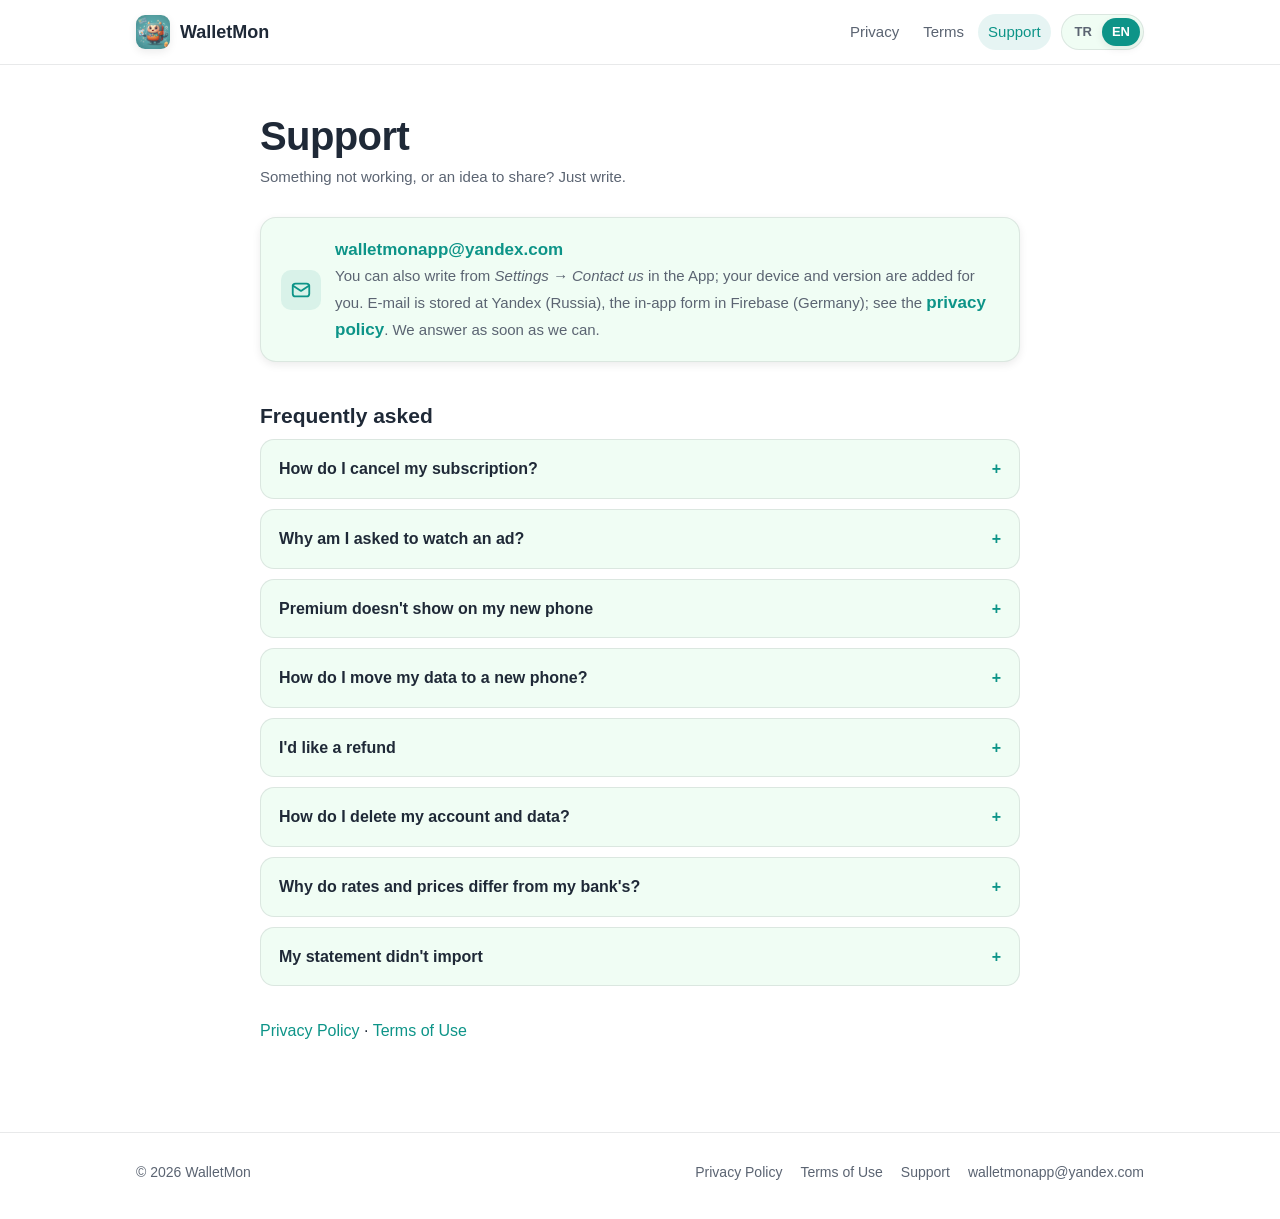
<file: support/index.html>
<!doctype html>
<html lang="en" data-lang="en"
      data-title-tr="Destek — WalletMon"
      data-title-en="Support — WalletMon">
<head>
  <meta charset="utf-8">
  <meta name="viewport" content="width=device-width, initial-scale=1">
  <title>Support — WalletMon</title>
  <meta name="description" content="Help with WalletMon: subscriptions, restoring purchases, moving devices, deleting your account. WalletMon destek.">
  <meta name="theme-color" content="#0D9488" media="(prefers-color-scheme: light)">
  <meta name="theme-color" content="#0F0F0F" media="(prefers-color-scheme: dark)">
  <link rel="icon" type="image/png" href="/assets/favicon.png">
  <link rel="apple-touch-icon" href="/assets/apple-touch-icon.png">
  <link rel="stylesheet" href="/assets/style.css">
  <script>
    (function () {
      var l = null;
      try { l = new URLSearchParams(location.search).get("lang"); } catch (e) {}
      if (l !== "tr" && l !== "en") { try { l = localStorage.getItem("lang"); } catch (e) {} }
      if (l !== "tr" && l !== "en") { l = /^tr\b/i.test(navigator.language || "") ? "tr" : "en"; }
      document.documentElement.setAttribute("data-lang", l);
      document.documentElement.lang = l;
    })();
  </script>
</head>
<body>
  <header class="site-header">
    <div class="wrap">
      <a class="brand" href="/"><img src="/assets/apple-touch-icon.png" alt=""><span>WalletMon</span></a>
      <nav class="nav" aria-label="Site">
        <a href="/privacy/"><span data-l="tr">Gizlilik</span><span data-l="en">Privacy</span></a>
        <a href="/terms/"><span data-l="tr">Koşullar</span><span data-l="en">Terms</span></a>
        <a href="/support/" aria-current="page"><span data-l="tr">Destek</span><span data-l="en">Support</span></a>
        <div class="lang-switch" role="group" aria-label="Language">
          <button type="button" data-set-lang="tr" aria-pressed="false">TR</button>
          <button type="button" data-set-lang="en" aria-pressed="true">EN</button>
        </div>
      </nav>
    </div>
  </header>

  <main class="wrap">

    <!-- ============================== TÜRKÇE ============================== -->
    <article class="doc" data-l="tr" lang="tr">
      <h1>Destek</h1>
      <p class="meta">Bir sorun mu var, ya da bir fikrin mi? Yazman yeterli.</p>

      <div class="contact-card">
        <span class="icon-box"><svg viewBox="0 0 24 24" fill="none" stroke="currentColor" stroke-width="2" stroke-linecap="round" stroke-linejoin="round" aria-hidden="true"><rect x="3" y="5" width="18" height="14" rx="3"/><path d="m3 7 9 6 9-6"/></svg></span>
        <div>
          <a href="mailto:walletmonapp@yandex.com">walletmonapp@yandex.com</a><br>
          <span style="color: var(--muted); font-size: 15px;">Uygulamada <em>Ayarlar → Bize ulaşın</em> ile de yazabilirsin; cihaz ve sürüm bilgisi otomatik eklenir. E-posta Yandex'te (Rusya) saklanır, uygulama içi form Firebase'de (Almanya); ayrıntısı <a href="/privacy/?lang=tr#tr-eposta">gizlilik politikasında</a>. En kısa sürede yanıt veririz.</span>
        </div>
      </div>

      <h2>Sık sorulanlar</h2>

      <details class="faq">
        <summary>Aboneliğimi nasıl iptal ederim?</summary>
        <div>
          <p>iPhone'unda <em>Ayarlar → [adın] → Abonelikler → WalletMon</em> yolunu izle ve <em>Aboneliği İptal Et</em>'e dokun. Uygulamada Premium ekranındaki <em>Aboneliği yönet</em> de aynı yere götürür.</p>
          <p>İptal, dönemin sonunda geçerli olur; o güne kadar Premium açık kalır. Uygulamayı silmek aboneliği iptal etmez.</p>
        </div>
      </details>

      <details class="faq">
        <summary>Neden reklam izlemem isteniyor?</summary>
        <div>
          <p>Ücretsiz sürümde her kayıt türünün bir sınırı var. Sınıra ulaştığında kısa bir reklam izleyerek bir kayıt daha ekleyebilir ya da Premium'a geçerek sınırları ve reklamları tamamen kaldırabilirsin. Reklam yalnızca sen “Reklam izle”ye dokunduğunda gösterilir.</p>
        </div>
      </details>

      <details class="faq">
        <summary>Yeni telefonda Premium görünmüyor</summary>
        <div>
          <p>Aboneliği aldığın Apple ID ile giriş yaptığından emin ol, sonra uygulamada Premium ekranındaki <em>Satın alımlarımı geri yükle</em>'ye dokun.</p>
        </div>
      </details>

      <details class="faq">
        <summary>Verilerimi yeni telefona nasıl taşırım?</summary>
        <div>
          <p>Eski telefonda <em>Ayarlar</em>'dan Apple, Google ya da e-postayla giriş yap; misafir olarak girdiğin kayıtlar hesabına aktarılır. Yeni telefonda aynı yöntemle giriş yaptığında kayıtların gelir.</p>
        </div>
      </details>

      <details class="faq">
        <summary>İade almak istiyorum</summary>
        <div>
          <p>Ödemeleri Apple aldığı için iadeler de Apple üzerinden yapılır: <a href="https://reportaproblem.apple.com" rel="noopener">reportaproblem.apple.com</a> adresinde satın almanı seç ve iade iste.</p>
        </div>
      </details>

      <details class="faq">
        <summary>Hesabımı ve verilerimi nasıl silerim?</summary>
        <div>
          <p><em>Ayarlar → Hesabımı sil</em> hesabını ve bütün kayıtlarını kalıcı olarak siler. Yalnızca kayıtları silmek istersen <em>Ayarlar → Verileri sıfırla</em>'yı kullan. Bir App Store aboneliğin varsa onu ayrıca iptal etmeyi unutma.</p>
        </div>
      </details>

      <details class="faq">
        <summary>Kur ve fiyatlar neden bankamdakinden farklı?</summary>
        <div>
          <p>Fiyatlar Merkez Bankası, TEFAS ve diğer açık kaynaklardan alınır; bankaların alış-satış farkını içermez ve birkaç dakika gecikmeli olabilir. Bilgi amaçlıdır, alım-satım için kullanılmamalıdır.</p>
        </div>
      </details>

      <details class="faq">
        <summary>Ekstrem içe aktarılmadı</summary>
        <div>
          <p>Bankanın uygulamasından veya internet şubesinden indirdiğin, metin içeren PDF'ler okunabilir; taranmış ya da fotoğraftan oluşturulmuş PDF'ler okunamaz. Sorun sürerse bize yaz. Ekstreni göndermen gerekmez; bankanın adını söylemen yeterli.</p>
        </div>
      </details>

      <p style="margin-top: 32px;"><a href="/privacy/">Gizlilik Politikası</a> · <a href="/terms/">Kullanım Koşulları</a></p>
    </article>

    <!-- ============================== ENGLISH ============================== -->
    <article class="doc" data-l="en" lang="en">
      <h1>Support</h1>
      <p class="meta">Something not working, or an idea to share? Just write.</p>

      <div class="contact-card">
        <span class="icon-box"><svg viewBox="0 0 24 24" fill="none" stroke="currentColor" stroke-width="2" stroke-linecap="round" stroke-linejoin="round" aria-hidden="true"><rect x="3" y="5" width="18" height="14" rx="3"/><path d="m3 7 9 6 9-6"/></svg></span>
        <div>
          <a href="mailto:walletmonapp@yandex.com">walletmonapp@yandex.com</a><br>
          <span style="color: var(--muted); font-size: 15px;">You can also write from <em>Settings → Contact us</em> in the App; your device and version are added for you. E-mail is stored at Yandex (Russia), the in-app form in Firebase (Germany); see the <a href="/privacy/?lang=en#en-email">privacy policy</a>. We answer as soon as we can.</span>
        </div>
      </div>

      <h2>Frequently asked</h2>

      <details class="faq">
        <summary>How do I cancel my subscription?</summary>
        <div>
          <p>On your iPhone, go to <em>Settings → [your name] → Subscriptions → WalletMon</em> and tap <em>Cancel Subscription</em>. <em>Manage subscription</em> on the Premium screen in the App takes you to the same place.</p>
          <p>Cancellation takes effect at the end of the current period, and Premium stays on until then. Deleting the App does not cancel the subscription.</p>
        </div>
      </details>

      <details class="faq">
        <summary>Why am I asked to watch an ad?</summary>
        <div>
          <p>The free version has a limit for each kind of record. When you reach one, you can watch a short ad to add one more, or go Premium to remove the limits and the ads altogether. An ad is shown only when you tap “Watch an ad”.</p>
        </div>
      </details>

      <details class="faq">
        <summary>Premium doesn't show on my new phone</summary>
        <div>
          <p>Make sure you are signed in with the Apple ID you subscribed with, then tap <em>Restore my purchases</em> on the Premium screen in the App.</p>
        </div>
      </details>

      <details class="faq">
        <summary>How do I move my data to a new phone?</summary>
        <div>
          <p>On your old phone, sign in from <em>Settings</em> with Apple, Google or e-mail; anything you entered as a guest moves into your account. Sign in the same way on the new phone and your records come with you.</p>
        </div>
      </details>

      <details class="faq">
        <summary>I'd like a refund</summary>
        <div>
          <p>Apple takes the payment, so refunds go through Apple too: open <a href="https://reportaproblem.apple.com" rel="noopener">reportaproblem.apple.com</a>, choose the purchase and request a refund.</p>
        </div>
      </details>

      <details class="faq">
        <summary>How do I delete my account and data?</summary>
        <div>
          <p><em>Settings → Delete my account</em> permanently deletes your account and all of your records. To delete only your records, use <em>Settings → Reset data</em>. If you have an App Store subscription, remember to cancel it separately.</p>
        </div>
      </details>

      <details class="faq">
        <summary>Why do rates and prices differ from my bank's?</summary>
        <div>
          <p>Prices come from the Central Bank of Türkiye, TEFAS and other open sources; they do not include your bank's buy/sell spread and may be a few minutes behind. They are for information only and should not be used for trading.</p>
        </div>
      </details>

      <details class="faq">
        <summary>My statement didn't import</summary>
        <div>
          <p>PDFs downloaded from your bank's app or online banking, which contain text, can be read; scanned PDFs or PDFs made from photos cannot. If it still fails, write to us. There is no need to send the statement itself; the bank's name is enough.</p>
        </div>
      </details>

      <p style="margin-top: 32px;"><a href="/privacy/">Privacy Policy</a> · <a href="/terms/">Terms of Use</a></p>
    </article>
  </main>

  <footer class="site-footer">
    <div class="wrap">
      <span>© <span data-year>2026</span> WalletMon</span>
      <nav aria-label="Footer">
        <a href="/privacy/"><span data-l="tr">Gizlilik Politikası</span><span data-l="en">Privacy Policy</span></a>
        <a href="/terms/"><span data-l="tr">Kullanım Koşulları</span><span data-l="en">Terms of Use</span></a>
        <a href="/support/"><span data-l="tr">Destek</span><span data-l="en">Support</span></a>
        <a href="mailto:walletmonapp@yandex.com">walletmonapp@yandex.com</a>
      </nav>
    </div>
  </footer>
  <script src="/assets/site.js"></script>
</body>
</html>
</file>
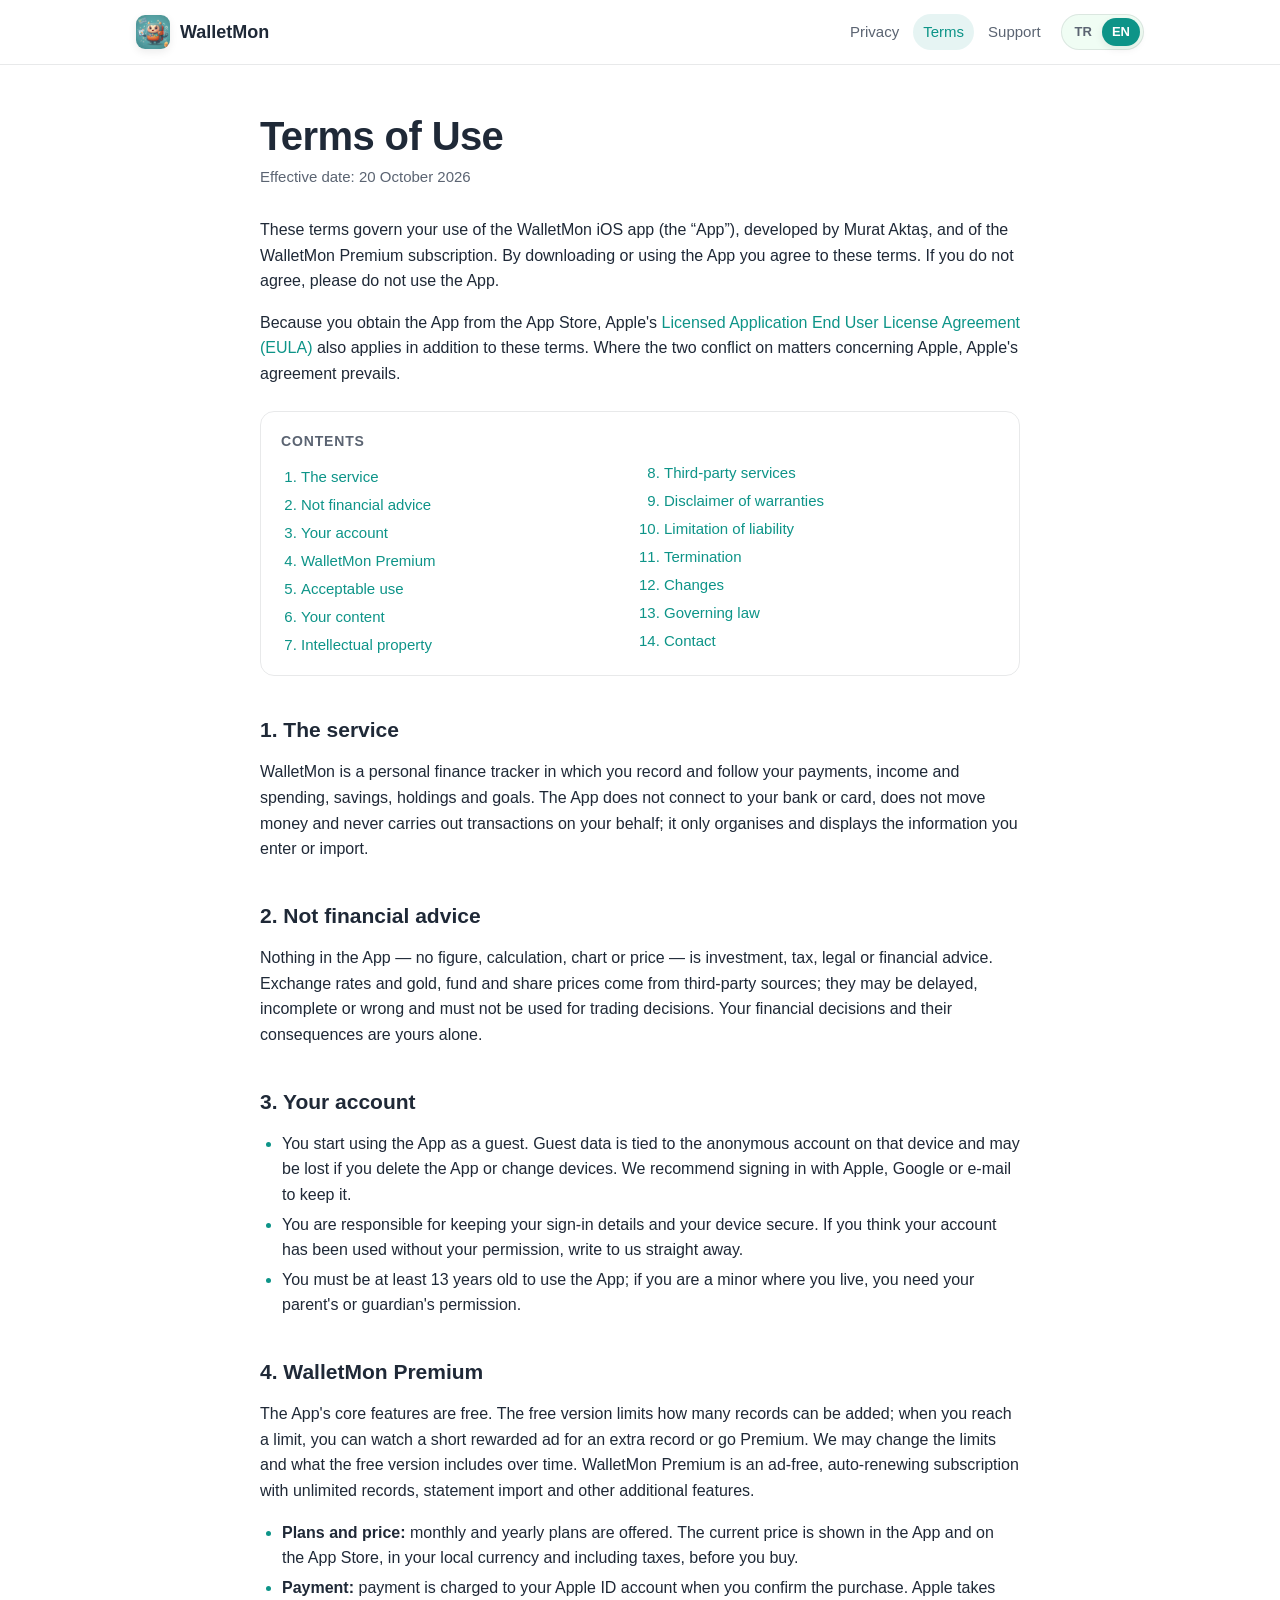
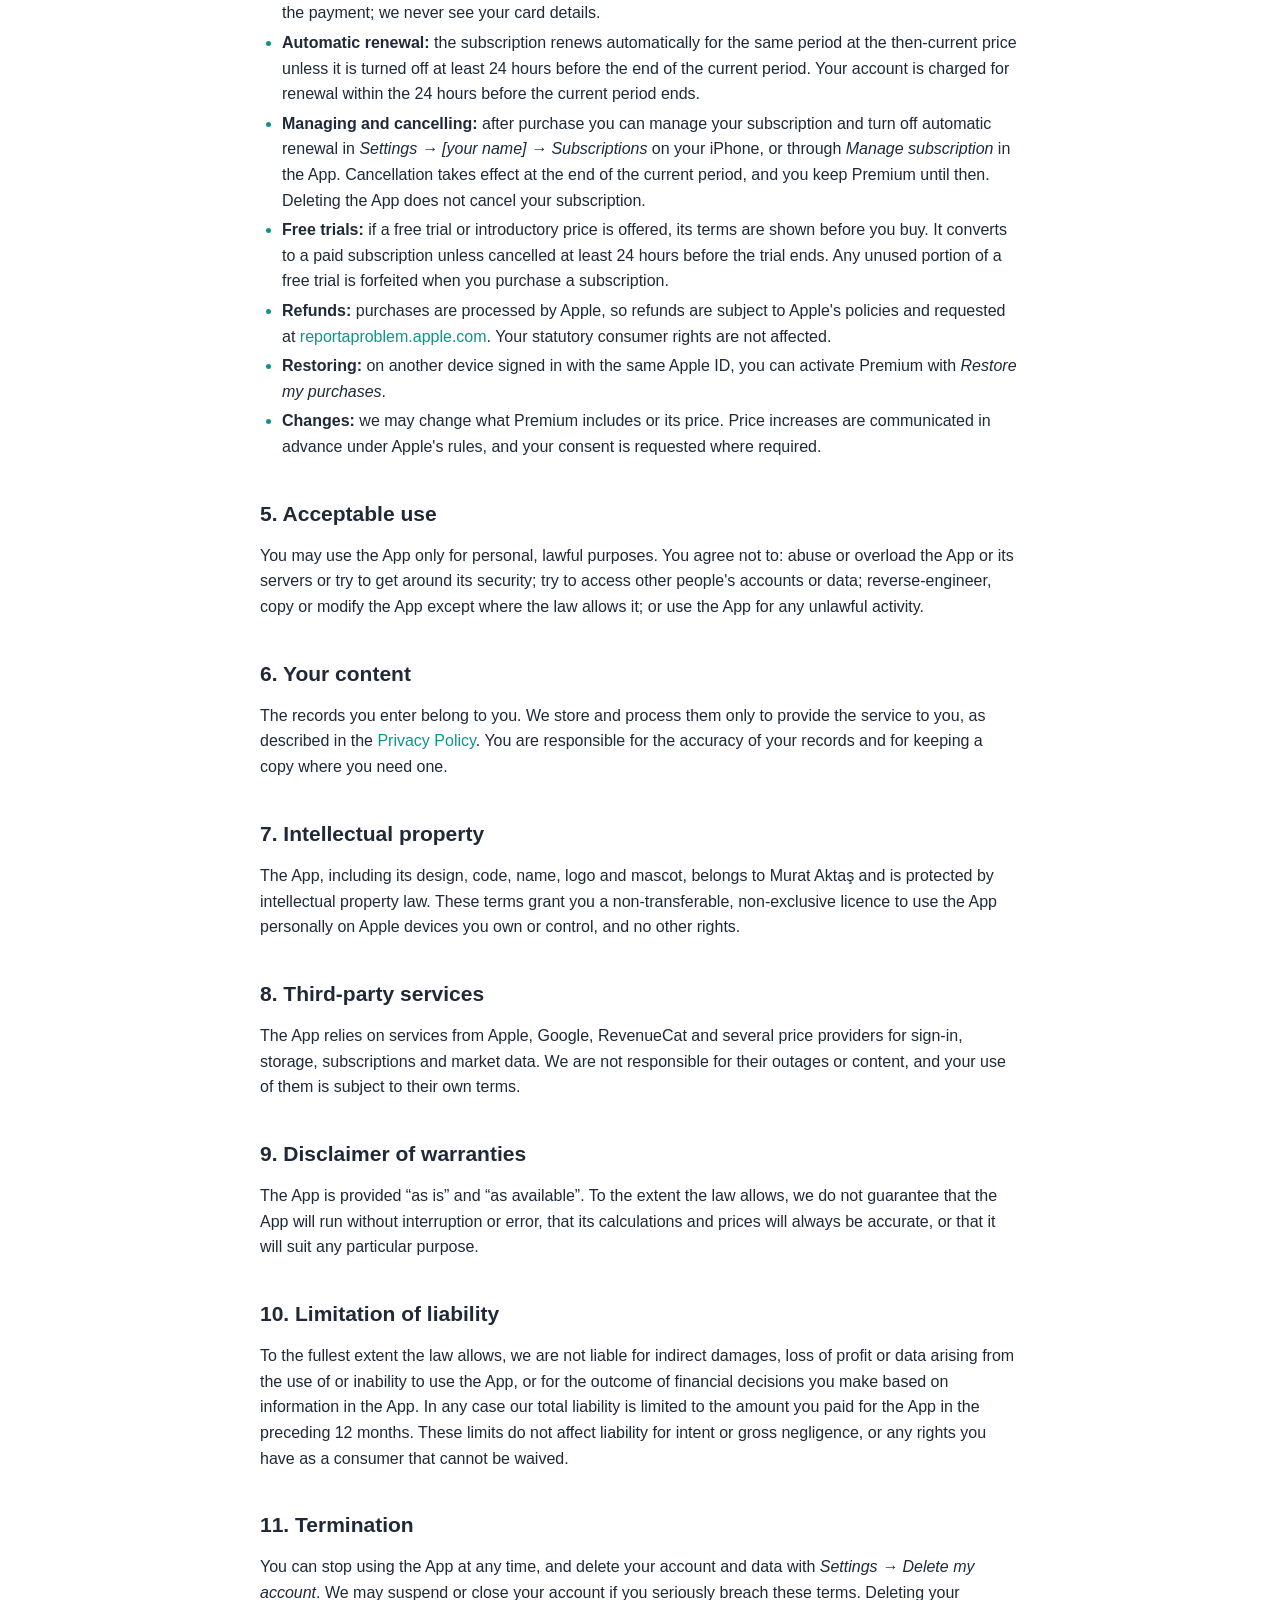
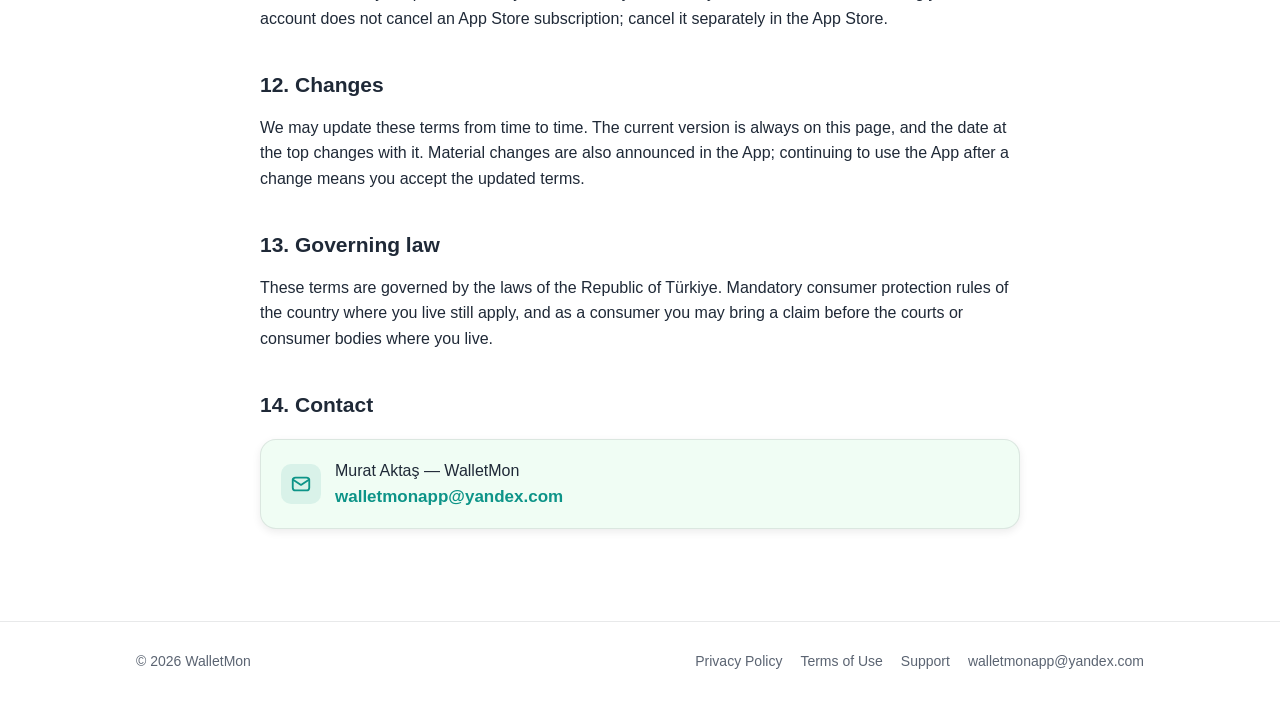
<file: terms/index.html>
<!doctype html>
<html lang="en" data-lang="en"
      data-title-tr="Kullanım Koşulları — WalletMon"
      data-title-en="Terms of Use — WalletMon">
<head>
  <meta charset="utf-8">
  <meta name="viewport" content="width=device-width, initial-scale=1">
  <title>Terms of Use — WalletMon</title>
  <meta name="description" content="The terms for using WalletMon and WalletMon Premium. WalletMon kullanım koşulları.">
  <meta name="theme-color" content="#0D9488" media="(prefers-color-scheme: light)">
  <meta name="theme-color" content="#0F0F0F" media="(prefers-color-scheme: dark)">
  <link rel="icon" type="image/png" href="/assets/favicon.png">
  <link rel="apple-touch-icon" href="/assets/apple-touch-icon.png">
  <link rel="stylesheet" href="/assets/style.css">
  <script>
    (function () {
      var l = null;
      try { l = new URLSearchParams(location.search).get("lang"); } catch (e) {}
      if (l !== "tr" && l !== "en") { try { l = localStorage.getItem("lang"); } catch (e) {} }
      if (l !== "tr" && l !== "en") { l = /^tr\b/i.test(navigator.language || "") ? "tr" : "en"; }
      document.documentElement.setAttribute("data-lang", l);
      document.documentElement.lang = l;
    })();
  </script>
</head>
<body>
  <header class="site-header">
    <div class="wrap">
      <a class="brand" href="/"><img src="/assets/apple-touch-icon.png" alt=""><span>WalletMon</span></a>
      <nav class="nav" aria-label="Site">
        <a href="/privacy/"><span data-l="tr">Gizlilik</span><span data-l="en">Privacy</span></a>
        <a href="/terms/" aria-current="page"><span data-l="tr">Koşullar</span><span data-l="en">Terms</span></a>
        <a href="/support/"><span data-l="tr">Destek</span><span data-l="en">Support</span></a>
        <div class="lang-switch" role="group" aria-label="Language">
          <button type="button" data-set-lang="tr" aria-pressed="false">TR</button>
          <button type="button" data-set-lang="en" aria-pressed="true">EN</button>
        </div>
      </nav>
    </div>
  </header>

  <main class="wrap">

    <!-- ============================== TÜRKÇE ============================== -->
    <article class="doc" data-l="tr" lang="tr">
      <h1>Kullanım Koşulları</h1>
      <p class="meta">Yürürlük tarihi: 20 Ekim 2026</p>

      <p>Bu koşullar, Murat Aktaş tarafından geliştirilen WalletMon iOS uygulamasını (“Uygulama”) ve WalletMon Premium aboneliğini kullanımını düzenler. Uygulamayı indirerek veya kullanarak bu koşulları kabul etmiş olursun. Kabul etmiyorsan lütfen Uygulamayı kullanma.</p>
      <p>Uygulamayı App Store'dan edindiğin için bu koşullara ek olarak Apple'ın <a href="https://www.apple.com/legal/internet-services/itunes/dev/stdeula/" rel="noopener">Lisanslı Uygulama Son Kullanıcı Lisans Sözleşmesi (EULA)</a> de geçerlidir. İkisi çelişirse, Apple'a karşı olan konularda Apple'ın sözleşmesi esas alınır.</p>

      <nav class="toc" aria-label="İçindekiler">
        <strong>İçindekiler</strong>
        <ol>
          <li><a href="#tr-hizmet">Hizmet</a></li>
          <li><a href="#tr-tavsiye">Finansal tavsiye değildir</a></li>
          <li><a href="#tr-hesap">Hesabın</a></li>
          <li><a href="#tr-premium">WalletMon Premium</a></li>
          <li><a href="#tr-kullanim">Kabul edilebilir kullanım</a></li>
          <li><a href="#tr-icerik">Senin içeriğin</a></li>
          <li><a href="#tr-mulkiyet">Fikri mülkiyet</a></li>
          <li><a href="#tr-ucuncu">Üçüncü taraf hizmetler</a></li>
          <li><a href="#tr-garanti">Garanti reddi</a></li>
          <li><a href="#tr-sorumluluk">Sorumluluğun sınırı</a></li>
          <li><a href="#tr-sona">Sona erme</a></li>
          <li><a href="#tr-degisiklik">Değişiklikler</a></li>
          <li><a href="#tr-hukuk">Uygulanacak hukuk</a></li>
          <li><a href="#tr-iletisim">İletişim</a></li>
        </ol>
      </nav>

      <h2 id="tr-hizmet">1. Hizmet</h2>
      <p>WalletMon; ödemelerini, gelir ve harcamalarını, birikimlerini, varlıklarını ve hedeflerini kaydedip izleyebildiğin kişisel bir finans takip uygulamasıdır. Uygulama bankana veya kartına bağlanmaz, para transferi yapmaz ve senin adına hiçbir işlem gerçekleştirmez; yalnızca senin girdiğin veya içe aktardığın bilgileri düzenler ve gösterir.</p>

      <h2 id="tr-tavsiye">2. Finansal tavsiye değildir</h2>
      <p>Uygulamadaki hiçbir bilgi, hesap, grafik veya fiyat yatırım, vergi, hukuk ya da finansal danışmanlık niteliği taşımaz. Döviz, altın, fon ve hisse fiyatları üçüncü taraf kaynaklardan alınır; gecikmeli, eksik veya hatalı olabilir ve alım-satım kararları için kullanılmamalıdır. Finansal kararların ve sonuçları yalnızca sana aittir.</p>

      <h2 id="tr-hesap">3. Hesabın</h2>
      <ul>
        <li>Uygulamayı misafir olarak kullanmaya başlarsın. Misafir verileri o cihazdaki anonim hesaba bağlıdır; uygulamayı silersen veya cihazını değiştirirsen kaybolabilir. Verilerini korumak için Apple, Google veya e-postayla giriş yapman önerilir.</li>
        <li>Giriş bilgilerinin ve cihazının güvenliğinden sen sorumlusun. Hesabının izinsiz kullanıldığını düşünürsen bize hemen yaz.</li>
        <li>Uygulamayı kullanmak için en az 13 yaşında olmalısın; bulunduğun ülkede reşit değilsen velinin iznine ihtiyacın vardır.</li>
      </ul>

      <h2 id="tr-premium">4. WalletMon Premium</h2>
      <p>Uygulamanın temel özellikleri ücretsizdir. Ücretsiz sürümde eklenebilecek kayıt sayısı sınırlıdır; sınıra ulaştığında kısa bir ödüllü reklam izleyerek ek kayıt hakkı kazanabilir ya da Premium'a geçebilirsin. Sınırları ve ücretsiz sürümün kapsamını zaman içinde değiştirebiliriz. WalletMon Premium, sınırsız kayıt, ekstre içe aktarma ve diğer ek özellikleri sunan, reklamsız ve otomatik yenilenen bir aboneliktir.</p>
      <ul>
        <li><strong>Planlar ve fiyat:</strong> Aylık ve yıllık planlar sunulur. Güncel fiyat, satın almadan önce Uygulamada ve App Store'da ülkenin para biriminde, vergiler dahil gösterilir.</li>
        <li><strong>Ödeme:</strong> Ücret, satın alma onaylandığında Apple ID hesabından tahsil edilir. Ödemeyi Apple alır; kart bilgilerini görmeyiz.</li>
        <li><strong>Otomatik yenileme:</strong> Abonelik, mevcut dönem bitmeden en az 24 saat önce kapatılmadıkça aynı süre ve o anki fiyatla kendiliğinden yenilenir. Yenileme ücreti, dönemin bitiminden önceki 24 saat içinde hesabından tahsil edilir.</li>
        <li><strong>Yönetme ve iptal:</strong> Aboneliğini satın aldıktan sonra iPhone'unda <em>Ayarlar → [adın] → Abonelikler</em> bölümünden ya da Uygulamadaki <em>Aboneliği yönet</em> bağlantısından yönetebilir ve otomatik yenilemeyi kapatabilirsin. İptal, mevcut dönemin sonunda geçerli olur; o güne kadar Premium'u kullanmaya devam edersin. Uygulamayı silmek aboneliği iptal etmez.</li>
        <li><strong>Ücretsiz deneme:</strong> Bir ücretsiz deneme veya tanıtım fiyatı sunulursa koşulları satın almadan önce gösterilir. Deneme bitmeden en az 24 saat önce iptal etmezsen ücretli aboneliğe dönüşür. Deneme süresi içinde abonelik satın alırsan denemenin kalan kısmı geçersiz olur.</li>
        <li><strong>İade:</strong> Satın alma işlemleri Apple tarafından yürütüldüğü için iade talepleri Apple'ın politikalarına tabidir ve <a href="https://reportaproblem.apple.com" rel="noopener">reportaproblem.apple.com</a> üzerinden yapılır. Tüketici mevzuatından doğan hakların saklıdır.</li>
        <li><strong>Geri yükleme:</strong> Aynı Apple ID ile başka bir cihazda Premium'u <em>Satın alımlarımı geri yükle</em> ile etkinleştirebilirsin.</li>
        <li><strong>Değişiklikler:</strong> Premium'un kapsamını veya fiyatını değiştirebiliriz. Fiyat artışları Apple'ın kurallarına göre önceden bildirilir ve gerektiğinde onayın istenir.</li>
      </ul>

      <h2 id="tr-kullanim">5. Kabul edilebilir kullanım</h2>
      <p>Uygulamayı yalnızca kişisel ve yasal amaçlarla kullanabilirsin. Şunları yapmamayı kabul edersin: Uygulamayı veya sunucularını kötüye kullanmak, aşırı yüklemek ya da güvenlik önlemlerini aşmaya çalışmak; başkalarının hesaplarına veya verilerine erişmeye çalışmak; Uygulamayı tersine mühendislikle çözmek, kopyalamak veya yasaların izin verdiği durumlar dışında değiştirmek; Uygulamayı yasa dışı bir faaliyet için kullanmak.</p>

      <h2 id="tr-icerik">6. Senin içeriğin</h2>
      <p>Uygulamaya girdiğin kayıtlar sana aittir. Bunları yalnızca hizmeti sana sunmak için, <a href="/privacy/">Gizlilik Politikası</a>'nda anlatıldığı şekilde saklar ve işleriz. Kayıtlarının doğruluğundan ve gerektiğinde yedeğini almaktan sen sorumlusun.</p>

      <h2 id="tr-mulkiyet">7. Fikri mülkiyet</h2>
      <p>Uygulama; tasarımı, kodu, adı, logosu ve maskotu dahil Murat Aktaş'a aittir ve fikri mülkiyet mevzuatıyla korunur. Bu koşullar sana, Uygulamayı kendi Apple cihazlarında kişisel olarak kullanman için devredilemez ve münhasır olmayan bir lisans verir; başka bir hak devretmez.</p>

      <h2 id="tr-ucuncu">8. Üçüncü taraf hizmetler</h2>
      <p>Uygulama; giriş, veri saklama, abonelik ve piyasa verileri için Apple, Google, RevenueCat ve çeşitli fiyat sağlayıcılarının hizmetlerini kullanır. Bu hizmetlerin kesintilerinden veya içeriklerinden sorumlu değiliz; kullanımları kendi koşullarına tabidir.</p>

      <h2 id="tr-garanti">9. Garanti reddi</h2>
      <p>Uygulama “olduğu gibi” ve “mevcut olduğu şekliyle” sunulur. Yasaların izin verdiği ölçüde; Uygulamanın kesintisiz veya hatasız çalışacağını, hesaplamaların ve fiyatların her zaman doğru olacağını ya da belirli bir amaca uygun olacağını garanti etmeyiz.</p>

      <h2 id="tr-sorumluluk">10. Sorumluluğun sınırı</h2>
      <p>Yasaların izin verdiği en geniş ölçüde; Uygulamanın kullanımından veya kullanılamamasından doğan dolaylı zararlardan, kâr veya veri kaybından ve Uygulamadaki bilgilere dayanarak verdiğin finansal kararların sonuçlarından sorumlu değiliz. Her durumda toplam sorumluluğumuz, son 12 ayda Uygulama için ödediğin tutarla sınırlıdır. Bu sınırlamalar kast ve ağır kusurdan doğan sorumluluğu ve tüketici olarak sahip olduğun vazgeçilemez hakları etkilemez.</p>

      <h2 id="tr-sona">11. Sona erme</h2>
      <p>Uygulamayı kullanmayı istediğin an bırakabilir, <em>Ayarlar → Hesabımı sil</em> ile hesabını ve verilerini silebilirsin. Bu koşulları ciddi şekilde ihlal edersen hesabını askıya alabilir veya kapatabiliriz. Hesabını silmek App Store aboneliğini iptal etmez; aboneliği ayrıca App Store'dan iptal etmelisin.</p>

      <h2 id="tr-degisiklik">12. Değişiklikler</h2>
      <p>Bu koşulları zaman zaman güncelleyebiliriz. Güncel sürüm her zaman bu sayfadadır ve en üstteki tarih değişir. Önemli değişiklikleri Uygulama içinde de duyururuz; değişiklikten sonra Uygulamayı kullanmaya devam etmen, güncel koşulları kabul ettiğin anlamına gelir.</p>

      <h2 id="tr-hukuk">13. Uygulanacak hukuk</h2>
      <p>Bu koşullar Türkiye Cumhuriyeti hukukuna tabidir. Bulunduğun ülkenin tüketiciyi koruyan emredici kuralları saklıdır; tüketici olarak ikametgâhındaki tüketici hakem heyetine veya mahkemeye başvurma hakkın vardır.</p>

      <h2 id="tr-iletisim">14. İletişim</h2>
      <div class="contact-card">
        <span class="icon-box"><svg viewBox="0 0 24 24" fill="none" stroke="currentColor" stroke-width="2" stroke-linecap="round" stroke-linejoin="round" aria-hidden="true"><rect x="3" y="5" width="18" height="14" rx="3"/><path d="m3 7 9 6 9-6"/></svg></span>
        <div>Murat Aktaş — WalletMon<br><a href="mailto:walletmonapp@yandex.com">walletmonapp@yandex.com</a></div>
      </div>
    </article>

    <!-- ============================== ENGLISH ============================== -->
    <article class="doc" data-l="en" lang="en">
      <h1>Terms of Use</h1>
      <p class="meta">Effective date: 20 October 2026</p>

      <p>These terms govern your use of the WalletMon iOS app (the “App”), developed by Murat Aktaş, and of the WalletMon Premium subscription. By downloading or using the App you agree to these terms. If you do not agree, please do not use the App.</p>
      <p>Because you obtain the App from the App Store, Apple's <a href="https://www.apple.com/legal/internet-services/itunes/dev/stdeula/" rel="noopener">Licensed Application End User License Agreement (EULA)</a> also applies in addition to these terms. Where the two conflict on matters concerning Apple, Apple's agreement prevails.</p>

      <nav class="toc" aria-label="Contents">
        <strong>Contents</strong>
        <ol>
          <li><a href="#en-service">The service</a></li>
          <li><a href="#en-advice">Not financial advice</a></li>
          <li><a href="#en-account">Your account</a></li>
          <li><a href="#en-premium">WalletMon Premium</a></li>
          <li><a href="#en-use">Acceptable use</a></li>
          <li><a href="#en-content">Your content</a></li>
          <li><a href="#en-ip">Intellectual property</a></li>
          <li><a href="#en-third">Third-party services</a></li>
          <li><a href="#en-warranty">Disclaimer of warranties</a></li>
          <li><a href="#en-liability">Limitation of liability</a></li>
          <li><a href="#en-termination">Termination</a></li>
          <li><a href="#en-changes">Changes</a></li>
          <li><a href="#en-law">Governing law</a></li>
          <li><a href="#en-contact">Contact</a></li>
        </ol>
      </nav>

      <h2 id="en-service">1. The service</h2>
      <p>WalletMon is a personal finance tracker in which you record and follow your payments, income and spending, savings, holdings and goals. The App does not connect to your bank or card, does not move money and never carries out transactions on your behalf; it only organises and displays the information you enter or import.</p>

      <h2 id="en-advice">2. Not financial advice</h2>
      <p>Nothing in the App — no figure, calculation, chart or price — is investment, tax, legal or financial advice. Exchange rates and gold, fund and share prices come from third-party sources; they may be delayed, incomplete or wrong and must not be used for trading decisions. Your financial decisions and their consequences are yours alone.</p>

      <h2 id="en-account">3. Your account</h2>
      <ul>
        <li>You start using the App as a guest. Guest data is tied to the anonymous account on that device and may be lost if you delete the App or change devices. We recommend signing in with Apple, Google or e-mail to keep it.</li>
        <li>You are responsible for keeping your sign-in details and your device secure. If you think your account has been used without your permission, write to us straight away.</li>
        <li>You must be at least 13 years old to use the App; if you are a minor where you live, you need your parent's or guardian's permission.</li>
      </ul>

      <h2 id="en-premium">4. WalletMon Premium</h2>
      <p>The App's core features are free. The free version limits how many records can be added; when you reach a limit, you can watch a short rewarded ad for an extra record or go Premium. We may change the limits and what the free version includes over time. WalletMon Premium is an ad-free, auto-renewing subscription with unlimited records, statement import and other additional features.</p>
      <ul>
        <li><strong>Plans and price:</strong> monthly and yearly plans are offered. The current price is shown in the App and on the App Store, in your local currency and including taxes, before you buy.</li>
        <li><strong>Payment:</strong> payment is charged to your Apple ID account when you confirm the purchase. Apple takes the payment; we never see your card details.</li>
        <li><strong>Automatic renewal:</strong> the subscription renews automatically for the same period at the then-current price unless it is turned off at least 24 hours before the end of the current period. Your account is charged for renewal within the 24 hours before the current period ends.</li>
        <li><strong>Managing and cancelling:</strong> after purchase you can manage your subscription and turn off automatic renewal in <em>Settings → [your name] → Subscriptions</em> on your iPhone, or through <em>Manage subscription</em> in the App. Cancellation takes effect at the end of the current period, and you keep Premium until then. Deleting the App does not cancel your subscription.</li>
        <li><strong>Free trials:</strong> if a free trial or introductory price is offered, its terms are shown before you buy. It converts to a paid subscription unless cancelled at least 24 hours before the trial ends. Any unused portion of a free trial is forfeited when you purchase a subscription.</li>
        <li><strong>Refunds:</strong> purchases are processed by Apple, so refunds are subject to Apple's policies and requested at <a href="https://reportaproblem.apple.com" rel="noopener">reportaproblem.apple.com</a>. Your statutory consumer rights are not affected.</li>
        <li><strong>Restoring:</strong> on another device signed in with the same Apple ID, you can activate Premium with <em>Restore my purchases</em>.</li>
        <li><strong>Changes:</strong> we may change what Premium includes or its price. Price increases are communicated in advance under Apple's rules, and your consent is requested where required.</li>
      </ul>

      <h2 id="en-use">5. Acceptable use</h2>
      <p>You may use the App only for personal, lawful purposes. You agree not to: abuse or overload the App or its servers or try to get around its security; try to access other people's accounts or data; reverse-engineer, copy or modify the App except where the law allows it; or use the App for any unlawful activity.</p>

      <h2 id="en-content">6. Your content</h2>
      <p>The records you enter belong to you. We store and process them only to provide the service to you, as described in the <a href="/privacy/">Privacy Policy</a>. You are responsible for the accuracy of your records and for keeping a copy where you need one.</p>

      <h2 id="en-ip">7. Intellectual property</h2>
      <p>The App, including its design, code, name, logo and mascot, belongs to Murat Aktaş and is protected by intellectual property law. These terms grant you a non-transferable, non-exclusive licence to use the App personally on Apple devices you own or control, and no other rights.</p>

      <h2 id="en-third">8. Third-party services</h2>
      <p>The App relies on services from Apple, Google, RevenueCat and several price providers for sign-in, storage, subscriptions and market data. We are not responsible for their outages or content, and your use of them is subject to their own terms.</p>

      <h2 id="en-warranty">9. Disclaimer of warranties</h2>
      <p>The App is provided “as is” and “as available”. To the extent the law allows, we do not guarantee that the App will run without interruption or error, that its calculations and prices will always be accurate, or that it will suit any particular purpose.</p>

      <h2 id="en-liability">10. Limitation of liability</h2>
      <p>To the fullest extent the law allows, we are not liable for indirect damages, loss of profit or data arising from the use of or inability to use the App, or for the outcome of financial decisions you make based on information in the App. In any case our total liability is limited to the amount you paid for the App in the preceding 12 months. These limits do not affect liability for intent or gross negligence, or any rights you have as a consumer that cannot be waived.</p>

      <h2 id="en-termination">11. Termination</h2>
      <p>You can stop using the App at any time, and delete your account and data with <em>Settings → Delete my account</em>. We may suspend or close your account if you seriously breach these terms. Deleting your account does not cancel an App Store subscription; cancel it separately in the App Store.</p>

      <h2 id="en-changes">12. Changes</h2>
      <p>We may update these terms from time to time. The current version is always on this page, and the date at the top changes with it. Material changes are also announced in the App; continuing to use the App after a change means you accept the updated terms.</p>

      <h2 id="en-law">13. Governing law</h2>
      <p>These terms are governed by the laws of the Republic of Türkiye. Mandatory consumer protection rules of the country where you live still apply, and as a consumer you may bring a claim before the courts or consumer bodies where you live.</p>

      <h2 id="en-contact">14. Contact</h2>
      <div class="contact-card">
        <span class="icon-box"><svg viewBox="0 0 24 24" fill="none" stroke="currentColor" stroke-width="2" stroke-linecap="round" stroke-linejoin="round" aria-hidden="true"><rect x="3" y="5" width="18" height="14" rx="3"/><path d="m3 7 9 6 9-6"/></svg></span>
        <div>Murat Aktaş — WalletMon<br><a href="mailto:walletmonapp@yandex.com">walletmonapp@yandex.com</a></div>
      </div>
    </article>
  </main>

  <footer class="site-footer">
    <div class="wrap">
      <span>© <span data-year>2026</span> WalletMon</span>
      <nav aria-label="Footer">
        <a href="/privacy/"><span data-l="tr">Gizlilik Politikası</span><span data-l="en">Privacy Policy</span></a>
        <a href="/terms/"><span data-l="tr">Kullanım Koşulları</span><span data-l="en">Terms of Use</span></a>
        <a href="/support/"><span data-l="tr">Destek</span><span data-l="en">Support</span></a>
        <a href="mailto:walletmonapp@yandex.com">walletmonapp@yandex.com</a>
      </nav>
    </div>
  </footer>
  <script src="/assets/site.js"></script>
</body>
</html>
</file>
<file: assets/style.css>
/*
  WalletMon site — the app's brand palette, light and dark.
  No web fonts and no third-party requests: the privacy policy promises this
  site sets no cookies and loads nothing from anyone else.
*/

:root {
  --bg: #FFFFFF;
  --surface: #F0FDF4;
  --surface-strong: #E3F7EC;
  --text: #1F2937;
  --muted: #5B6472;
  --accent: #0D9488;
  --accent-ink: #FFFFFF;
  --accent-soft: rgba(13, 148, 136, 0.10);
  --secondary: #FB8C00;
  --hairline: rgba(31, 41, 55, 0.10);
  --shadow-rest: 0 3px 8px rgba(0, 0, 0, 0.08);
  --shadow-raised: 0 5px 12px rgba(0, 0, 0, 0.18);
  color-scheme: light;
}

@media (prefers-color-scheme: dark) {
  :root {
    --bg: #0F0F0F;
    --surface: #1A1A1A;
    --surface-strong: #222222;
    --text: #FFFFFF;
    --muted: #A3A9B3;
    --accent: #3E9C74;
    --accent-ink: #FFFFFF;
    --accent-soft: rgba(62, 156, 116, 0.16);
    --secondary: #E08A5B;
    --hairline: rgba(255, 255, 255, 0.12);
    --shadow-rest: 0 3px 8px rgba(0, 0, 0, 0.40);
    --shadow-raised: 0 5px 12px rgba(0, 0, 0, 0.55);
    color-scheme: dark;
  }
}

/* Only one language is shown at a time; site.js picks it. */
:root[data-lang="tr"] [data-l="en"],
:root[data-lang="en"] [data-l="tr"] {
  display: none !important;
}

* { box-sizing: border-box; }

html { -webkit-text-size-adjust: 100%; }

body {
  margin: 0;
  background: var(--bg);
  color: var(--text);
  font-family: -apple-system, BlinkMacSystemFont, "Inter", "Segoe UI", Roboto, "Helvetica Neue", Arial, sans-serif;
  font-size: 16px;
  line-height: 1.6;
  -webkit-font-smoothing: antialiased;
}

a { color: var(--accent); text-decoration: none; }
a:hover { text-decoration: underline; }

.wrap {
  width: 100%;
  max-width: 1040px;
  margin: 0 auto;
  padding: 0 16px;
}

/* Header */
.site-header {
  position: sticky;
  top: 0;
  z-index: 10;
  background: var(--bg);
  background: color-mix(in srgb, var(--bg) 88%, transparent);
  backdrop-filter: saturate(160%) blur(14px);
  -webkit-backdrop-filter: saturate(160%) blur(14px);
  border-bottom: 1px solid var(--hairline);
}

.site-header .wrap {
  display: flex;
  align-items: center;
  gap: 16px;
  height: 64px;
}

.brand {
  display: inline-flex;
  align-items: center;
  gap: 10px;
  color: var(--text);
  font-weight: 700;
  font-size: 18px;
}
.brand:hover { text-decoration: none; }
.brand img {
  width: 34px;
  height: 34px;
  border-radius: 9px;
  box-shadow: var(--shadow-rest);
}

.nav {
  margin-left: auto;
  display: flex;
  align-items: center;
  gap: 4px;
}
.nav a {
  color: var(--muted);
  font-size: 15px;
  font-weight: 500;
  padding: 6px 10px;
  border-radius: 999px;
}
.nav a:hover { color: var(--text); background: var(--accent-soft); text-decoration: none; }
.nav a[aria-current="page"] { color: var(--accent); background: var(--accent-soft); }

.lang-switch {
  display: inline-flex;
  padding: 3px;
  margin-left: 6px;
  border-radius: 999px;
  background: var(--surface);
  border: 1px solid var(--hairline);
}
.lang-switch button {
  appearance: none;
  border: 0;
  background: transparent;
  color: var(--muted);
  font: inherit;
  font-size: 13px;
  font-weight: 600;
  padding: 4px 10px;
  border-radius: 999px;
  cursor: pointer;
}
.lang-switch button[aria-pressed="true"] {
  background: var(--accent);
  color: var(--accent-ink);
  box-shadow: var(--shadow-rest);
}

/* Hero */
.hero {
  padding: 72px 0 56px;
  text-align: center;
}
.hero-icon {
  width: 132px;
  height: 132px;
  border-radius: 30px;
  box-shadow: var(--shadow-raised);
}
.hero h1 {
  margin: 28px 0 8px;
  font-size: clamp(34px, 6vw, 52px);
  line-height: 1.1;
  letter-spacing: -0.02em;
}
.hero .tagline {
  margin: 0 auto;
  max-width: 560px;
  color: var(--muted);
  font-size: clamp(17px, 2.4vw, 20px);
}
.badge {
  display: inline-flex;
  align-items: center;
  gap: 8px;
  margin-top: 28px;
  padding: 10px 18px;
  border-radius: 999px;
  background: var(--text);
  color: var(--bg);
  font-weight: 600;
  font-size: 15px;
  box-shadow: var(--shadow-rest);
}
.badge svg { width: 18px; height: 18px; fill: currentColor; }

/* Feature grid */
.features {
  display: grid;
  grid-template-columns: repeat(3, minmax(0, 1fr));
  gap: 16px;
  padding-bottom: 64px;
}
.feature {
  background: var(--surface);
  border: 1px solid var(--hairline);
  border-radius: 16px;
  padding: 22px;
  box-shadow: var(--shadow-rest);
}
.feature .icon-box {
  display: inline-flex;
  align-items: center;
  justify-content: center;
  width: 40px;
  height: 40px;
  border-radius: 10px;
  background: var(--accent-soft);
  color: var(--accent);
}
.feature .icon-box svg { width: 22px; height: 22px; }
.feature h3 { margin: 14px 0 6px; font-size: 17px; }
.feature p { margin: 0; color: var(--muted); font-size: 15px; }

.promise {
  margin-bottom: 72px;
  padding: 28px;
  border-radius: 20px;
  background: var(--accent-soft);
  border: 1px solid var(--hairline);
  display: grid;
  grid-template-columns: repeat(3, minmax(0, 1fr));
  gap: 20px;
}
.promise strong { display: block; font-size: 16px; margin-bottom: 2px; }
.promise span { color: var(--muted); font-size: 15px; }

/* Documents (privacy, terms, support) */
.doc {
  max-width: 760px;
  margin: 0 auto;
  padding: 48px 0 72px;
}
.doc h1 {
  margin: 0 0 6px;
  font-size: clamp(30px, 5vw, 40px);
  line-height: 1.15;
  letter-spacing: -0.015em;
}
.doc .meta { margin: 0 0 28px; color: var(--muted); font-size: 15px; }
.doc h2 {
  margin: 40px 0 10px;
  font-size: 21px;
  line-height: 1.3;
  scroll-margin-top: 80px;
}
.doc h3 { margin: 22px 0 6px; font-size: 17px; }
.doc p, .doc li { font-size: 16px; }
.doc ul { padding-left: 22px; }
.doc li { margin: 4px 0; }
.doc li::marker { color: var(--accent); }

.summary {
  padding: 20px 22px;
  border-radius: 16px;
  background: var(--surface);
  border: 1px solid var(--hairline);
  box-shadow: var(--shadow-rest);
}
.summary h2 { margin-top: 0; font-size: 17px; }
.summary ul { margin: 0; }

.toc {
  margin: 24px 0 8px;
  padding: 16px 20px;
  border-radius: 14px;
  border: 1px solid var(--hairline);
}
.toc strong { font-size: 14px; color: var(--muted); text-transform: uppercase; letter-spacing: 0.06em; }
.toc ol { margin: 8px 0 0; padding-left: 20px; columns: 2; column-gap: 28px; }
.toc li { font-size: 15px; break-inside: avoid; }

.table-scroll { overflow-x: auto; margin: 12px 0; }
.doc table {
  width: 100%;
  border-collapse: collapse;
  font-size: 15px;
}
.doc th, .doc td {
  text-align: left;
  vertical-align: top;
  padding: 10px 12px;
  border-bottom: 1px solid var(--hairline);
}
.doc th { color: var(--muted); font-weight: 600; font-size: 14px; }

.note {
  margin: 16px 0;
  padding: 14px 16px;
  border-radius: 12px;
  background: var(--accent-soft);
  font-size: 15px;
}

.contact-card {
  display: flex;
  align-items: center;
  gap: 14px;
  margin: 20px 0;
  padding: 18px 20px;
  border-radius: 16px;
  background: var(--surface);
  border: 1px solid var(--hairline);
  box-shadow: var(--shadow-rest);
}
.contact-card .icon-box {
  flex: none;
  display: inline-flex;
  align-items: center;
  justify-content: center;
  width: 40px;
  height: 40px;
  border-radius: 10px;
  background: var(--accent-soft);
  color: var(--accent);
}
.contact-card .icon-box svg { width: 22px; height: 22px; }
.contact-card a { font-weight: 600; font-size: 17px; word-break: break-all; }

details.faq {
  margin: 10px 0;
  border-radius: 14px;
  background: var(--surface);
  border: 1px solid var(--hairline);
}
details.faq summary {
  cursor: pointer;
  list-style: none;
  padding: 16px 18px;
  font-weight: 600;
}
details.faq summary::-webkit-details-marker { display: none; }
details.faq summary::after { content: "+"; float: right; color: var(--accent); font-weight: 700; }
details.faq[open] summary::after { content: "–"; }
details.faq > div { padding: 0 18px 14px; }
details.faq > div p { margin: 0 0 8px; }

/* Footer */
.site-footer {
  border-top: 1px solid var(--hairline);
  padding: 28px 0 36px;
  color: var(--muted);
  font-size: 14px;
}
.site-footer .wrap {
  display: flex;
  flex-wrap: wrap;
  gap: 8px 20px;
  align-items: center;
}
.site-footer nav { display: flex; flex-wrap: wrap; gap: 6px 18px; margin-left: auto; }
.site-footer a { color: var(--muted); }
.site-footer a:hover { color: var(--text); }

@media (max-width: 820px) {
  .features { grid-template-columns: repeat(2, minmax(0, 1fr)); }
  .promise { grid-template-columns: 1fr; }
}

@media (max-width: 600px) {
  .site-header .wrap { height: 56px; gap: 8px; }
  .brand span { display: none; }
  .nav { gap: 0; }
  .nav a { padding: 6px 7px; font-size: 14px; }
  .hero { padding: 48px 0 40px; }
  .hero-icon { width: 108px; height: 108px; border-radius: 24px; }
  .features { grid-template-columns: 1fr; }
  .toc ol { columns: 1; }
  .site-footer nav { margin-left: 0; }
}
</file>
